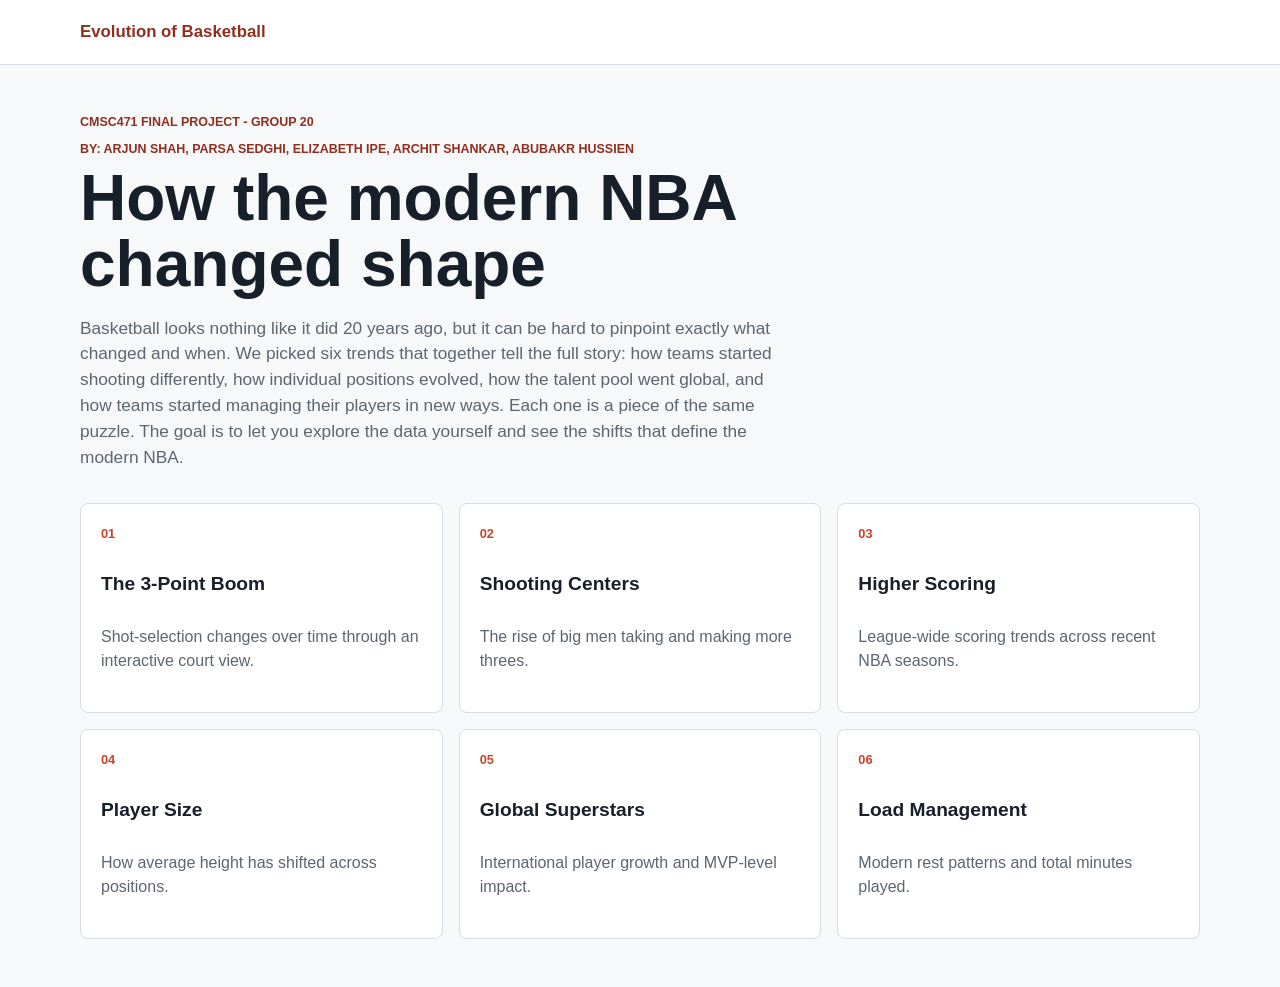
<file: index.html>
<!DOCTYPE html>
<html lang="en">
<head>
  <meta charset="UTF-8">
  <meta name="viewport" content="width=device-width, initial-scale=1.0">
  <title>Evolution of Basketball</title>
  <link rel="stylesheet" href="styles/main.css">
</head>
<body>
  <header class="site-header">
    <nav class="nav-shell" aria-label="Main navigation">
      <a class="brand" href="index.html">Evolution of Basketball</a>
    </nav>
  </header>

  <main class="home-shell">
    <section class="intro">
      <p class="eyebrow">CMSC471 Final Project - Group 20</p>
      <p class="eyebrow"> By: Arjun Shah, Parsa Sedghi, Elizabeth Ipe, Archit Shankar, Abubakr Hussien</p>
      <h1>How the modern NBA changed shape</h1>
      <p>
        Basketball looks nothing like it did 20 years ago, but it can be hard to pinpoint exactly what changed and when.
        We picked six trends that together tell the full story: how teams started shooting differently, how individual positions evolved, how the talent pool went global, and how teams started managing their players in new ways.
        Each one is a piece of the same puzzle. The goal is to let you explore the data yourself and see the shifts that define the modern NBA.
      </p>
    </section>

    <section class="viz-grid" aria-label="Project visualizations">
      <a class="viz-card" href="visualizations/three-point-boom.html">
        <span>01</span>
        <h2>The 3-Point Boom</h2>
        <p>Shot-selection changes over time through an interactive court view.</p>
      </a>

      <a class="viz-card" href="visualizations/shooting-centers.html">
        <span>02</span>
        <h2>Shooting Centers</h2>
        <p>The rise of big men taking and making more threes.</p>
      </a>

      <a class="viz-card" href="visualizations/higher-scoring.html">
        <span>03</span>
        <h2>Higher Scoring</h2>
        <p>League-wide scoring trends across recent NBA seasons.</p>
      </a>

      <a class="viz-card" href="visualizations/player-size.html">
        <span>04</span>
        <h2>Player Size</h2>
        <p>How average height has shifted across positions.</p>
      </a>

      <a class="viz-card" href="visualizations/global-superstars.html">
        <span>05</span>
        <h2>Global Superstars</h2>
        <p>International player growth and MVP-level impact.</p>
      </a>

      <a class="viz-card" href="visualizations/load-management.html">
        <span>06</span>
        <h2>Load Management</h2>
        <p>Modern rest patterns and total minutes played.</p>
      </a>
    </section>
  </main>
</body>
</html>
</file>
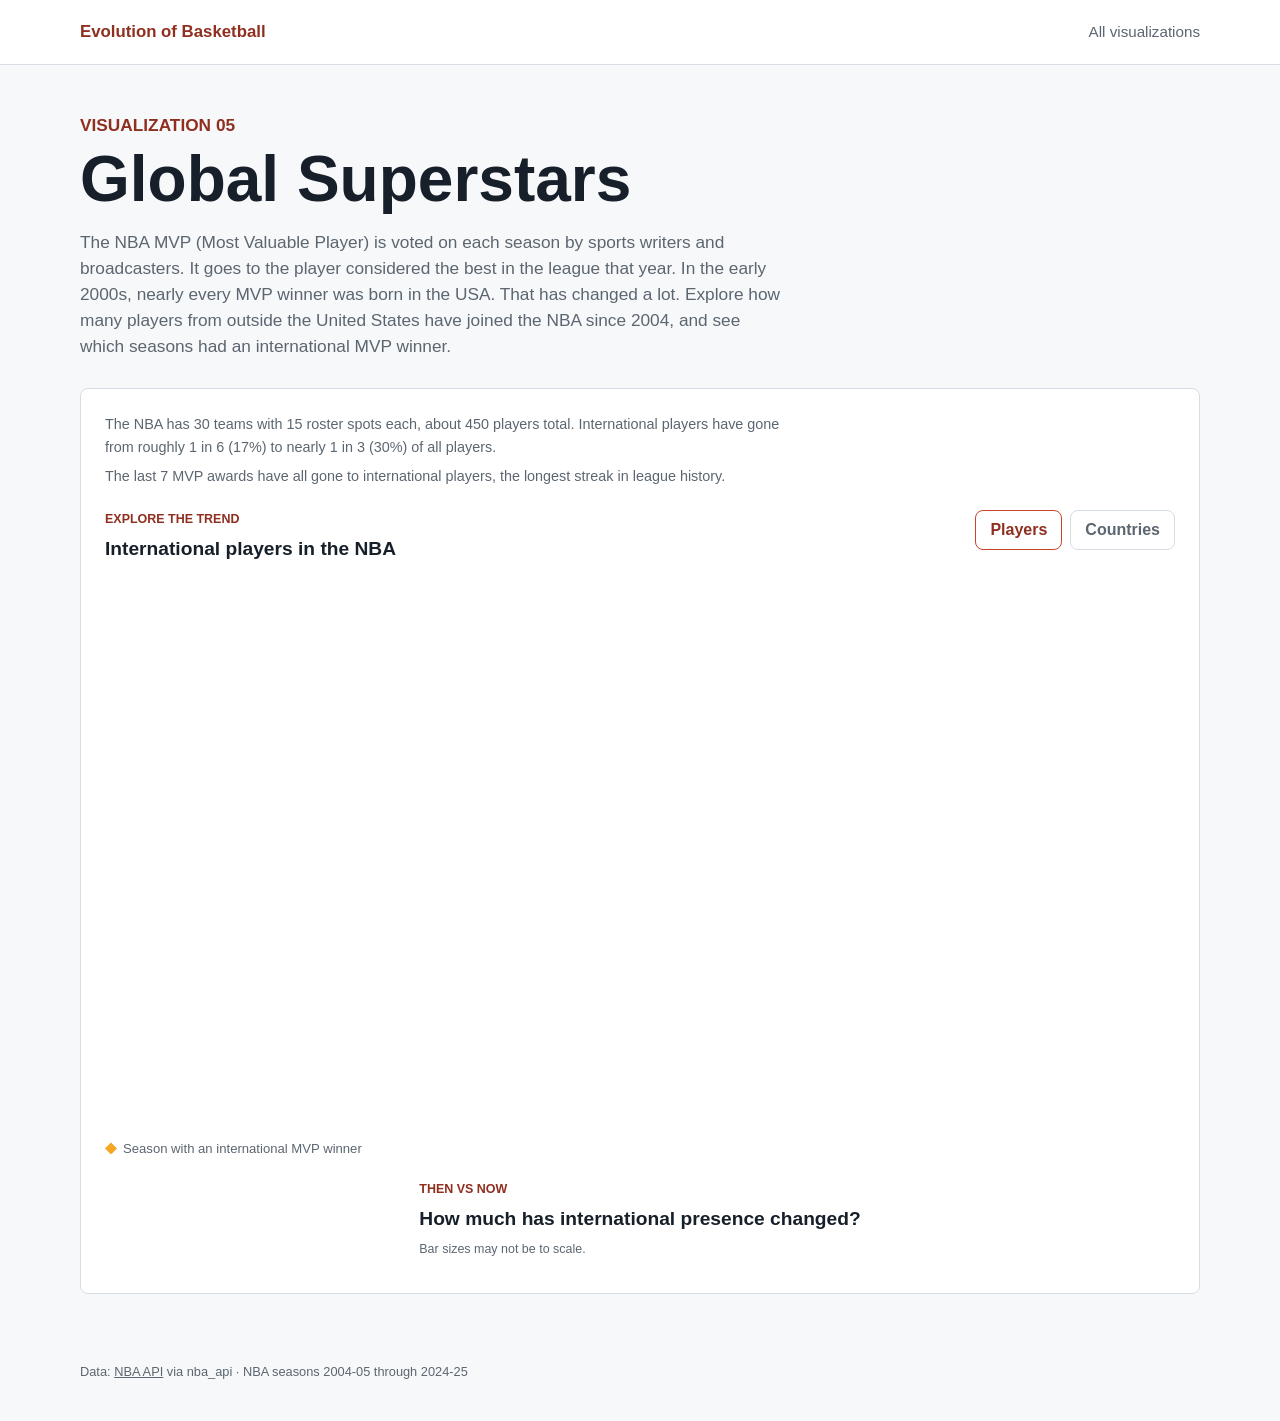
<file: visualizations/global-superstars.html>
<!DOCTYPE html>
<html lang="en">
<head>
  <meta charset="UTF-8">
  <meta name="viewport" content="width=device-width, initial-scale=1.0">
  <title>Global Superstars | Evolution of Basketball</title>
  <link rel="stylesheet" href="../styles/main.css">
  <link rel="stylesheet" href="../styles/global-superstars.css">
</head>
<body>
  <header class="site-header">
    <nav class="nav-shell" aria-label="Main navigation">
      <a class="brand" href="../index.html">Evolution of Basketball</a>
      <a class="back-link" href="../index.html">All visualizations</a>
    </nav>
  </header>

  <main class="viz-shell">
    <section class="viz-heading">
      <p class="eyebrow">Visualization 05</p>
      <h1>Global Superstars</h1>
      <p>The NBA MVP (Most Valuable Player) is voted on each season by sports writers and broadcasters. It goes to the player considered the best in the league that year. In the early 2000s, nearly every MVP winner was born in the USA. That has changed a lot. Explore how many players from outside the United States have joined the NBA since 2004, and see which seasons had an international MVP winner.</p>
    </section>

    <section class="viz-layout gs-layout">
      <div class="viz-stage gs-stage">

        <div class="gs-facts">
          <p class="gs-context-note">The NBA has 30 teams with 15 roster spots each, about 450 players total. International players have gone from roughly 1 in 6 (17%) to nearly 1 in 3 (30%) of all players.</p>
          <p class="gs-context-note">The last 7 MVP awards have all gone to international players, the longest streak in league history.</p>
        </div>

        <section class="chart-panel" aria-label="Interactive international players chart">
          <div class="chart-toolbar">
            <div>
              <p class="eyebrow">Explore the trend</p>
              <h2 data-metric-name>International players in the NBA</h2>
            </div>

            <div class="metric-controls" role="tablist" aria-label="International players metric">
              <button class="metric-button is-active" type="button" data-metric="intl_players">Players</button>
              <button class="metric-button" type="button" data-metric="countries">Countries</button>
            </div>
          </div>

          <div class="chart-wrap">
            <svg class="line-chart" data-gs-chart viewBox="0 0 860 430" role="img" aria-labelledby="gs-chart-title gs-chart-desc">
              <title id="gs-chart-title">International players in the NBA by season</title>
              <desc id="gs-chart-desc">Line chart showing international player count from 2004-05 through 2024-25.</desc>
            </svg>
            <div class="chart-tooltip" data-chart-tooltip hidden></div>
          </div>

          <div class="chart-legend">
            <span class="legend-item">
              <span class="legend-mvp"></span>
              Season with an international MVP winner
            </span>
          </div>
        </section>

        <section class="gs-context" aria-label="International growth context">
          <div>
            <p class="eyebrow">Then vs now</p>
            <h2>How much has international presence changed?</h2>
            <p class="chart-disclaimer">Bar sizes may not be to scale.</p>
            <div class="driver-list" data-driver-list></div>
          </div>
        </section>

      </div>
    </section>
  </main>

  <footer class="viz-credit">
    Data: <a href="https://github.com/swar/nba_api" target="_blank" rel="noopener">NBA API</a> via nba_api &middot; NBA seasons 2004-05 through 2024-25
  </footer>

  <script src="https://d3js.org/d3.v7.min.js"></script>
  <script src="../scripts/viz-page.js"></script>
  <script src="../scripts/global-superstars.js"></script>
</body>
</html>
</file>
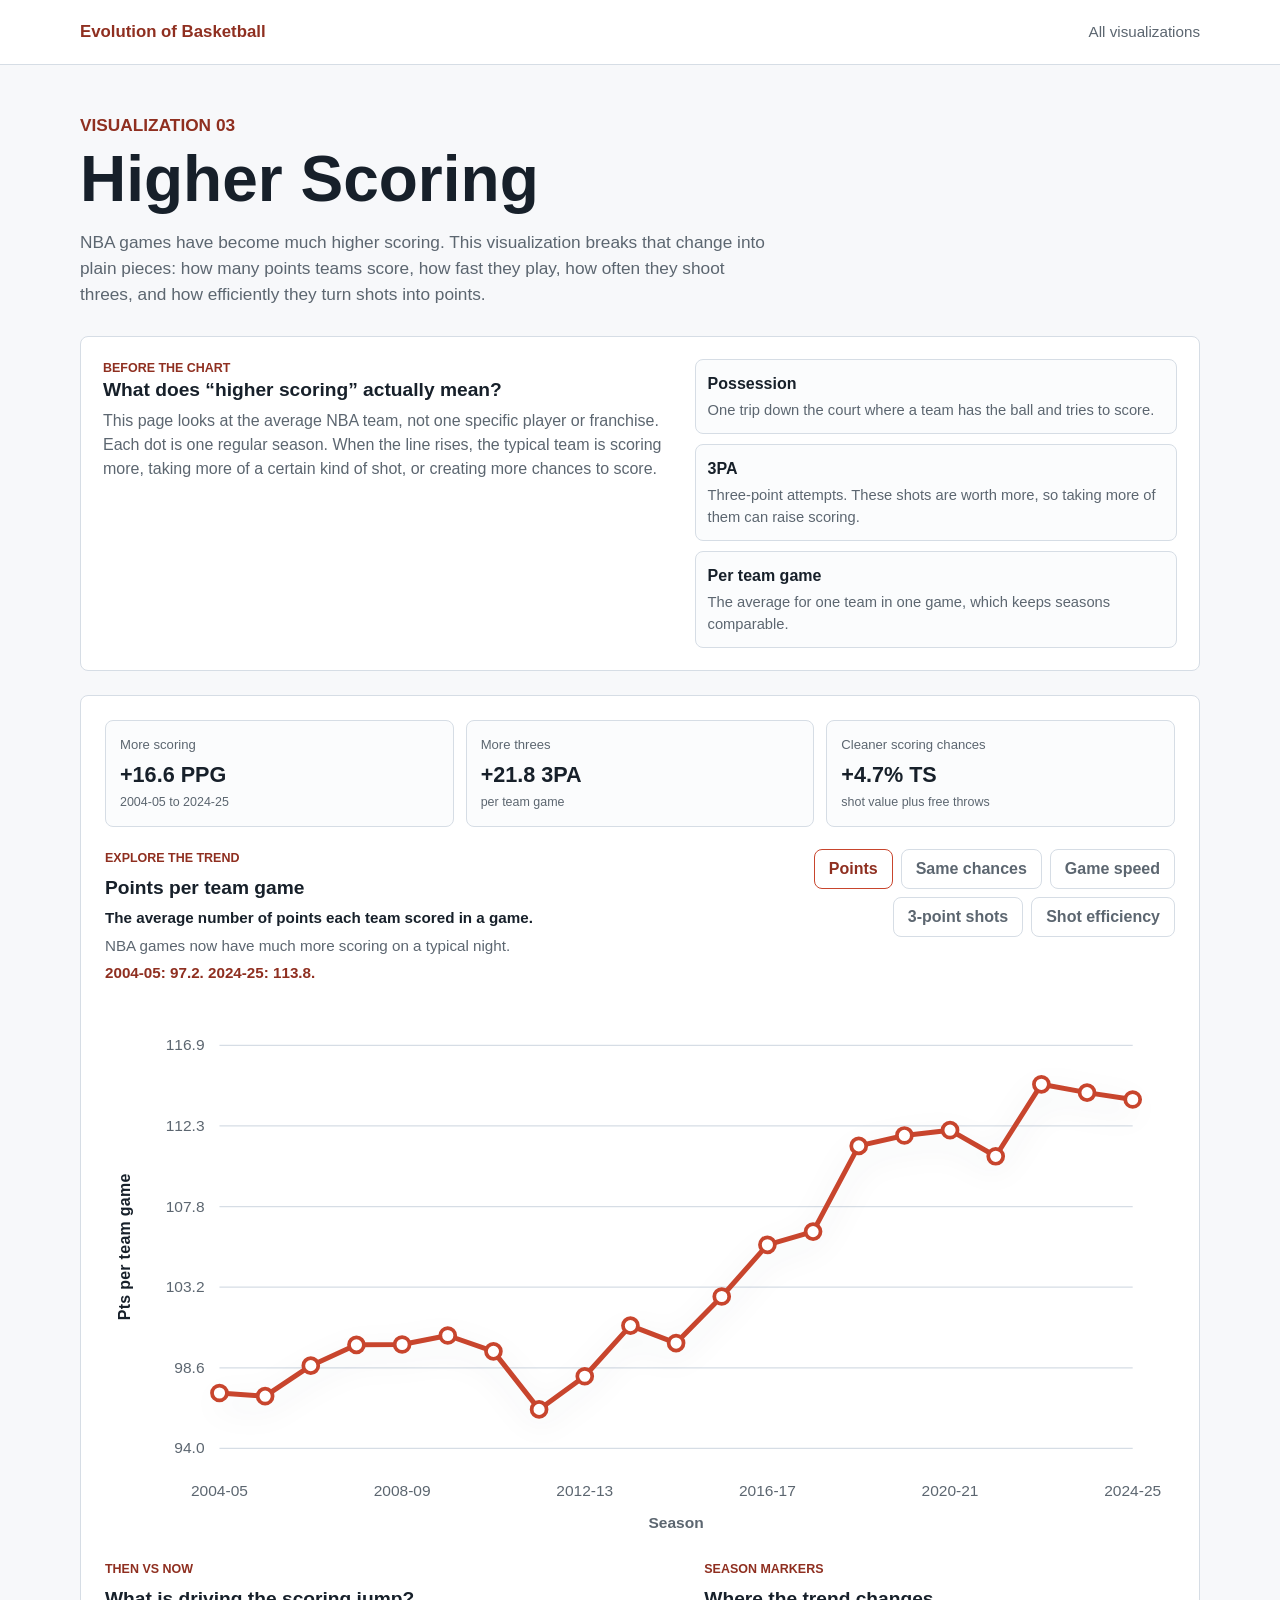
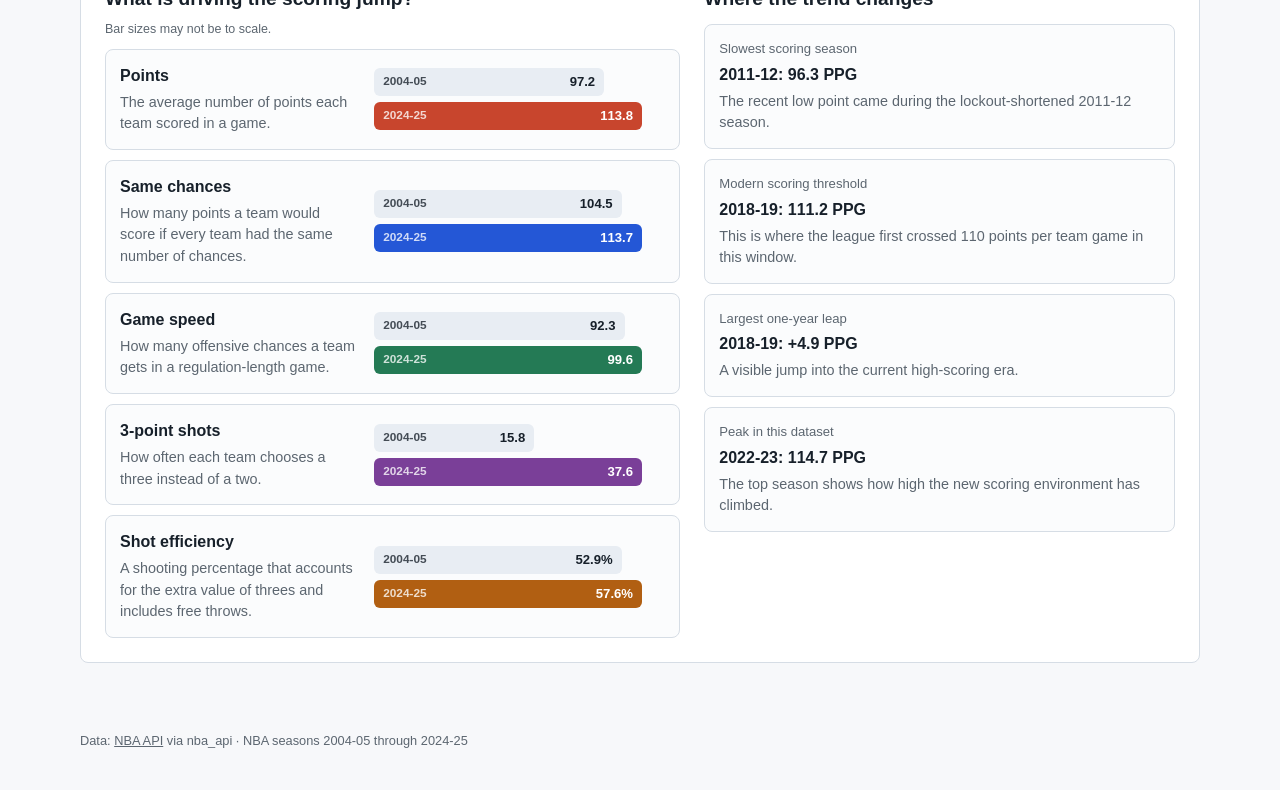
<file: visualizations/higher-scoring.html>
<!DOCTYPE html>
<html lang="en">
<head>
  <meta charset="UTF-8">
  <meta name="viewport" content="width=device-width, initial-scale=1.0">
  <title>Higher Scoring | Evolution of Basketball</title>
  <link rel="stylesheet" href="../styles/main.css">
  <link rel="stylesheet" href="../styles/higher-scoring.css">
</head>
<body>
  <header class="site-header">
    <nav class="nav-shell" aria-label="Main navigation">
      <a class="brand" href="../index.html">Evolution of Basketball</a>
      <a class="back-link" href="../index.html">All visualizations</a>
    </nav>
  </header>

  <main class="viz-shell">
    <section class="viz-heading">
      <p class="eyebrow">Visualization 03</p>
      <h1 data-viz-title>Higher Scoring</h1>
      <p data-viz-description></p>
    </section>

    <section class="scoring-intro" aria-label="How to read the Higher Scoring visualization">
      <div>
        <p class="eyebrow">Before the chart</p>
        <h2>What does “higher scoring” actually mean?</h2>
        <p>
          This page looks at the average NBA team, not one specific player or franchise.
          Each dot is one regular season. When the line rises, the typical team is scoring
          more, taking more of a certain kind of shot, or creating more chances to score.
        </p>
      </div>

      <div class="term-list" aria-label="Basketball terms used in this visualization">
        <div>
          <strong>Possession</strong>
          <span>One trip down the court where a team has the ball and tries to score.</span>
        </div>
        <div>
          <strong>3PA</strong>
          <span>Three-point attempts. These shots are worth more, so taking more of them can raise scoring.</span>
        </div>
        <div>
          <strong>Per team game</strong>
          <span>The average for one team in one game, which keeps seasons comparable.</span>
        </div>
      </div>
    </section>

    <section class="viz-layout scoring-layout">
      <div class="viz-stage scoring-stage">
        <div class="score-story" data-score-story></div>

        <section class="chart-panel" aria-label="Interactive scoring chart">
          <div class="chart-toolbar">
            <div>
              <p class="eyebrow">Explore the trend</p>
              <h2 data-metric-name>Points per team game</h2>
              <p class="metric-readout" data-metric-readout></p>
            </div>

            <div class="metric-controls" role="tablist" aria-label="Scoring metric">
              <button class="metric-button is-active" type="button" data-metric="PTS_PER_TEAM_GAME">Points</button>
              <button class="metric-button" type="button" data-metric="OFF_RATING">Same chances</button>
              <button class="metric-button" type="button" data-metric="PACE">Game speed</button>
              <button class="metric-button" type="button" data-metric="FG3A_PER_TEAM_GAME">3-point shots</button>
              <button class="metric-button" type="button" data-metric="TS_PCT">Shot efficiency</button>
            </div>
          </div>

          <div class="chart-wrap">
            <svg class="line-chart" data-scoring-chart viewBox="0 0 860 430" role="img" aria-labelledby="scoring-chart-title scoring-chart-desc">
              <title id="scoring-chart-title">NBA higher scoring trend chart</title>
              <desc id="scoring-chart-desc">Line chart showing league-wide team scoring metrics by season.</desc>
            </svg>
            <div class="chart-tooltip" data-chart-tooltip hidden></div>
          </div>
        </section>

        <section class="scoring-context" aria-label="Scoring context">
          <div>
            <p class="eyebrow">Then vs now</p>
            <h2>What is driving the scoring jump?</h2>
            <p class="chart-disclaimer">Bar sizes may not be to scale.</p>
            <div class="driver-list" data-driver-list></div>
          </div>

          <div>
            <p class="eyebrow">Season markers</p>
            <h2>Where the trend changes</h2>
            <div class="moment-list" data-moment-list></div>
          </div>
        </section>
      </div>
    </section>
  </main>

  <script src="../scripts/viz-page.js"></script>
  <script src="../scripts/higher-scoring-data.js"></script>
  <script src="../scripts/higher-scoring.js"></script>

  <footer class="viz-credit">
    Data: <a href="https://github.com/swar/nba_api" target="_blank" rel="noopener">NBA API</a> via nba_api &middot; NBA seasons 2004-05 through 2024-25
  </footer>
</body>
</html>
</file>
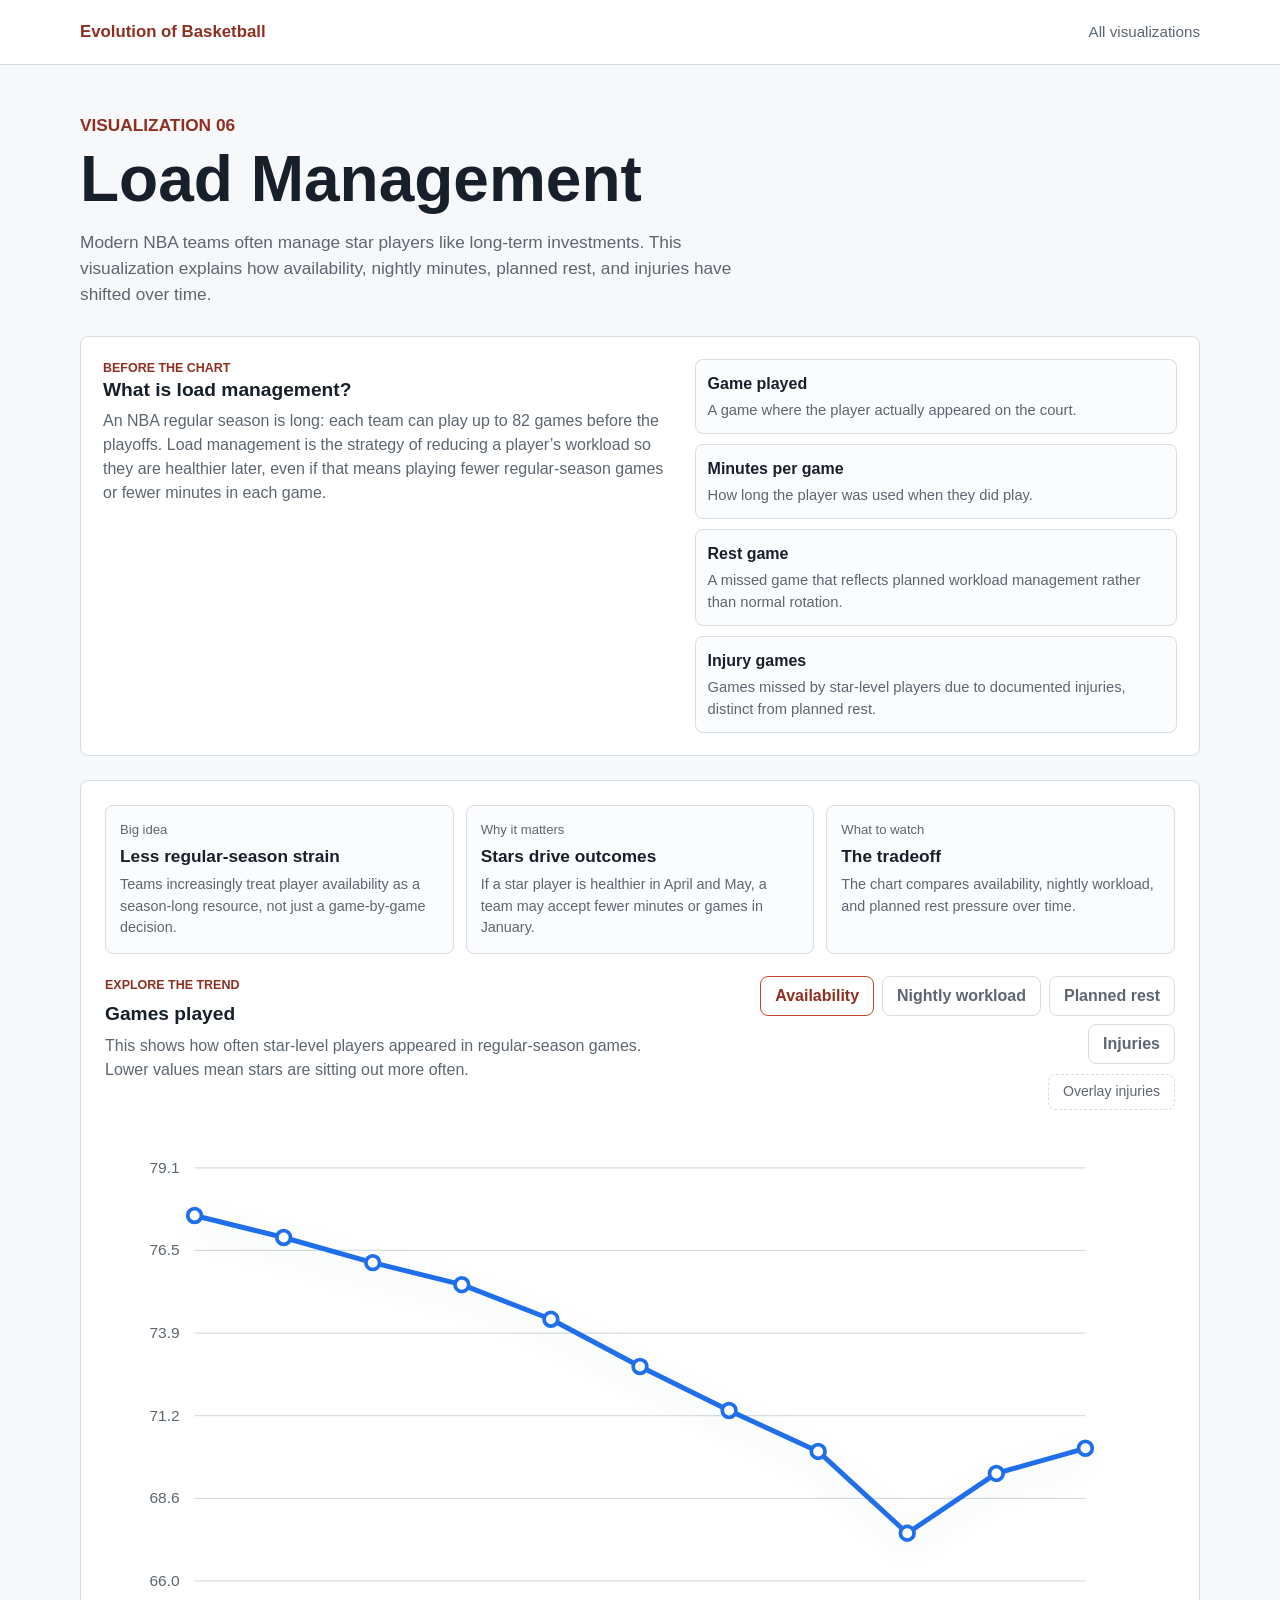
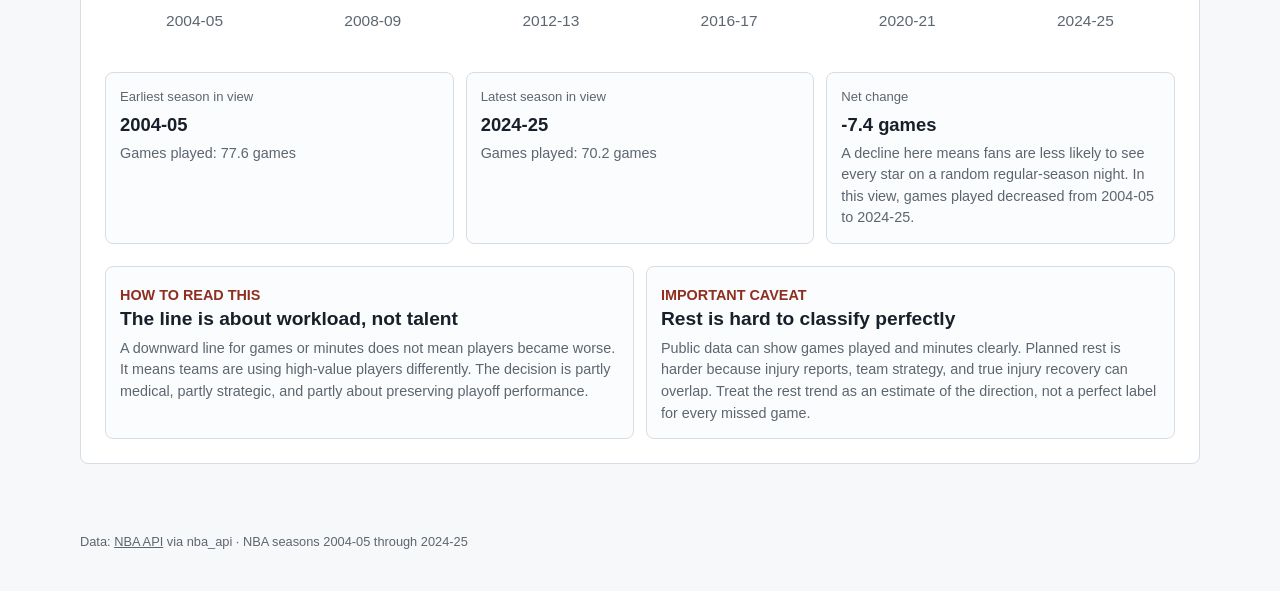
<file: visualizations/load-management.html>
<!DOCTYPE html>
<html lang="en">
<head>
  <meta charset="UTF-8">
  <meta name="viewport" content="width=device-width, initial-scale=1.0">
  <title>Load Management | Evolution of Basketball</title>
  <link rel="stylesheet" href="../styles/main.css">
  <link rel="stylesheet" href="../styles/load-management.css">
</head>
<body>
  <header class="site-header">
    <nav class="nav-shell" aria-label="Main navigation">
      <a class="brand" href="../index.html">Evolution of Basketball</a>
      <a class="back-link" href="../index.html">All visualizations</a>
    </nav>
  </header>

  <main class="viz-shell">
    <section class="viz-heading">
      <p class="eyebrow">Visualization 06</p>
      <h1 data-viz-title>Load Management</h1>
      <p data-viz-description></p>
    </section>

    <section class="load-intro" aria-label="Load management explanation">
      <div>
        <p class="eyebrow">Before the chart</p>
        <h2>What is load management?</h2>
        <p>
          An NBA regular season is long: each team can play up to 82 games before the playoffs.
          Load management is the strategy of reducing a player’s workload so they are healthier
          later, even if that means playing fewer regular-season games or fewer minutes in each game.
        </p>
      </div>

      <div class="term-list" aria-label="Load management terms">
        <div>
          <strong>Game played</strong>
          <span>A game where the player actually appeared on the court.</span>
        </div>
        <div>
          <strong>Minutes per game</strong>
          <span>How long the player was used when they did play.</span>
        </div>
        <div>
          <strong>Rest game</strong>
          <span>A missed game that reflects planned workload management rather than normal rotation.</span>
        </div>
        <div>
          <strong>Injury games</strong>
          <span>Games missed by star-level players due to documented injuries, distinct from planned rest.</span>
        </div>
      </div>
    </section>

    <section class="viz-layout load-layout">
      <div class="viz-stage load-stage">
        <section class="load-overview" aria-label="Load management overview">
          <article>
            <span>Big idea</span>
            <strong>Less regular-season strain</strong>
            <p>Teams increasingly treat player availability as a season-long resource, not just a game-by-game decision.</p>
          </article>
          <article>
            <span>Why it matters</span>
            <strong>Stars drive outcomes</strong>
            <p>If a star player is healthier in April and May, a team may accept fewer minutes or games in January.</p>
          </article>
          <article>
            <span>What to watch</span>
            <strong>The tradeoff</strong>
            <p>The chart compares availability, nightly workload, and planned rest pressure over time.</p>
          </article>
        </section>

        <section class="load-chart-panel" aria-label="Interactive load management chart">
          <div class="chart-toolbar">
            <div>
              <p class="eyebrow">Explore the trend</p>
              <h2 data-load-metric-title>Games played</h2>
              <p class="metric-note" data-load-description></p>
            </div>

            <div class="chart-controls-right">
              <div class="metric-controls" role="tablist" aria-label="Load management metric">
                <button class="metric-button is-active" type="button" data-load-metric="avgGamesPlayed">Availability</button>
                <button class="metric-button" type="button" data-load-metric="avgMinutesPerGame">Nightly workload</button>
                <button class="metric-button" type="button" data-load-metric="restGamesPerStar">Planned rest</button>
                <button class="metric-button" type="button" data-load-metric="injuriesPerStar">Injuries</button>
              </div>
              <div class="overlay-control">
                <button class="overlay-button" type="button" data-load-overlay aria-pressed="false">Overlay injuries</button>
              </div>
            </div>
          </div>

          <div class="load-chart-wrap">
            <svg class="line-chart" data-load-chart viewBox="0 0 860 420" role="img" aria-labelledby="load-chart-title load-chart-desc">
              <title id="load-chart-title">NBA load management trends</title>
              <desc id="load-chart-desc">Line chart showing changes in games played and rest patterns for high-minute players over time.</desc>
            </svg>
            <div class="chart-tooltip" data-load-tooltip hidden></div>
          </div>
        </section>

        <section class="load-insights" aria-label="Load management summary">
          <article>
            <span>Earliest season in view</span>
            <strong data-load-first-season></strong>
            <p data-load-first-value></p>
          </article>
          <article>
            <span>Latest season in view</span>
            <strong data-load-last-season></strong>
            <p data-load-last-value></p>
          </article>
          <article>
            <span>Net change</span>
            <strong data-load-delta></strong>
            <p data-load-context></p>
          </article>
        </section>

        <section class="load-context" aria-label="Load management takeaways">
          <div>
            <p class="eyebrow">How to read this</p>
            <h2>The line is about workload, not talent</h2>
            <p>
              A downward line for games or minutes does not mean players became worse.
              It means teams are using high-value players differently. The decision is
              partly medical, partly strategic, and partly about preserving playoff performance.
            </p>
          </div>

          <div>
            <p class="eyebrow">Important caveat</p>
            <h2>Rest is hard to classify perfectly</h2>
            <p>
              Public data can show games played and minutes clearly. Planned rest is harder
              because injury reports, team strategy, and true injury recovery can overlap.
              Treat the rest trend as an estimate of the direction, not a perfect label for every missed game.
            </p>
          </div>
        </section>
      </div>
    </section>
  </main>

  <script src="../scripts/viz-page.js"></script>
  <script src="../scripts/load-management.js"></script>

  <footer class="viz-credit">
    Data: <a href="https://github.com/swar/nba_api" target="_blank" rel="noopener">NBA API</a> via nba_api &middot; NBA seasons 2004-05 through 2024-25
  </footer>
</body>
</html>
</file>
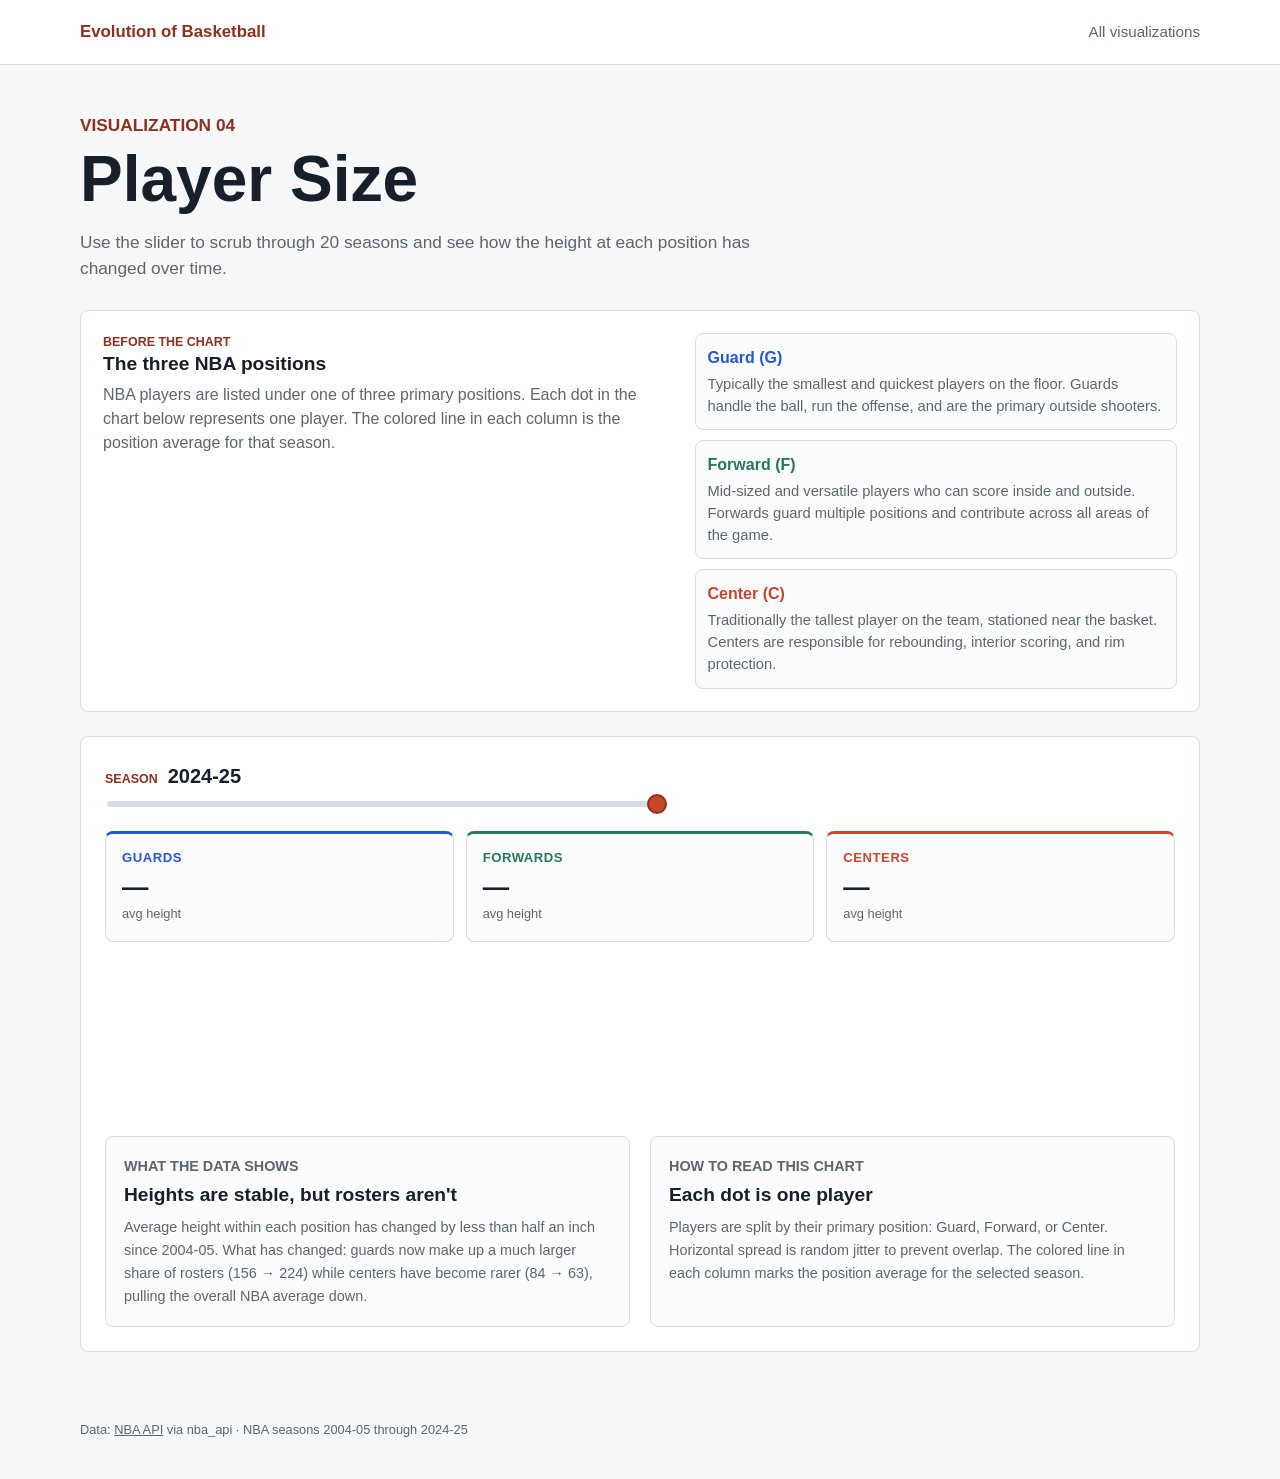
<file: visualizations/player-size.html>
<!DOCTYPE html>
<html lang="en">
<head>
  <meta charset="UTF-8">
  <meta name="viewport" content="width=device-width, initial-scale=1.0">
  <title>Player Size | Evolution of Basketball</title>
  <link rel="stylesheet" href="../styles/main.css">
  <link rel="stylesheet" href="../styles/player-size.css">
</head>
<body>
  <header class="site-header">
    <nav class="nav-shell" aria-label="Main navigation">
      <a class="brand" href="../index.html">Evolution of Basketball</a>
      <a class="back-link" href="../index.html">All visualizations</a>
    </nav>
  </header>

  <main class="viz-shell">
    <section class="viz-heading">
      <p class="eyebrow">Visualization 04</p>
      <h1>Player Size</h1>
      <p>Use the slider to scrub through 20 seasons and see how the height at each position has changed over time.</p>
    </section>

    <section class="ps-intro" aria-label="Position definitions">
      <div>
        <p class="eyebrow">Before the chart</p>
        <h2>The three NBA positions</h2>
        <p>NBA players are listed under one of three primary positions. Each dot in the chart below represents one player. The colored line in each column is the position average for that season.</p>
      </div>

      <div class="ps-term-list" aria-label="Position definitions">
        <div>
          <strong style="color: #2457d6">Guard (G)</strong>
          <span>Typically the smallest and quickest players on the floor. Guards handle the ball, run the offense, and are the primary outside shooters.</span>
        </div>
        <div>
          <strong style="color: #247a55">Forward (F)</strong>
          <span>Mid-sized and versatile players who can score inside and outside. Forwards guard multiple positions and contribute across all areas of the game.</span>
        </div>
        <div>
          <strong style="color: #c8452d">Center (C)</strong>
          <span>Traditionally the tallest player on the team, stationed near the basket. Centers are responsible for rebounding, interior scoring, and rim protection.</span>
        </div>
      </div>
    </section>

    <section class="viz-layout ps-layout">
      <div class="viz-stage ps-stage">

        <div class="ps-controls">
          <div class="ps-season-row">
            <span class="eyebrow">Season</span>
            <span class="season-label">2024-25</span>
          </div>
          <input
            id="size-slider"
            class="ps-slider"
            type="range"
            min="0"
            max="20"
            value="20"
            aria-label="Select NBA season"
          >
        </div>

        <div class="ps-stat-cards">
          <article class="ps-stat-card" style="--card-color: #2457d6">
            <h3>Guards</h3>
            <strong data-stat="G">—</strong>
            <p>avg height</p>
            <small data-count="G"></small>
          </article>
          <article class="ps-stat-card" style="--card-color: #247a55">
            <h3>Forwards</h3>
            <strong data-stat="F">—</strong>
            <p>avg height</p>
            <small data-count="F"></small>
          </article>
          <article class="ps-stat-card" style="--card-color: #c8452d">
            <h3>Centers</h3>
            <strong data-stat="C">—</strong>
            <p>avg height</p>
            <small data-count="C"></small>
          </article>
        </div>

        <div class="ps-chart-wrap">
          <svg id="size-svg" role="img" aria-label="NBA player height distribution by position and season"></svg>
          <div id="size-tooltip" class="ps-tooltip" role="tooltip"></div>
        </div>

        <section class="ps-context" aria-label="Player size context">
          <div class="ps-insight">
            <p class="eyebrow">What the data shows</p>
            <h2>Heights are stable, but rosters aren't</h2>
            <p>Average height within each position has changed by less than half an inch since 2004-05. What has changed: guards now make up a much larger share of rosters (156 → 224) while centers have become rarer (84 → 63), pulling the overall NBA average down.</p>
          </div>
          <div class="ps-insight">
            <p class="eyebrow">How to read this chart</p>
            <h2>Each dot is one player</h2>
            <p>Players are split by their primary position: Guard, Forward, or Center. Horizontal spread is random jitter to prevent overlap. The colored line in each column marks the position average for the selected season.</p>
          </div>
        </section>

      </div>
    </section>
  </main>

  <footer class="viz-credit">
    Data: <a href="https://github.com/swar/nba_api" target="_blank" rel="noopener">NBA API</a> via nba_api &middot; NBA seasons 2004-05 through 2024-25
  </footer>

  <script src="https://d3js.org/d3.v7.min.js"></script>
  <script src="../scripts/viz-page.js"></script>
  <script src="../scripts/player-size.js"></script>
</body>
</html>
</file>
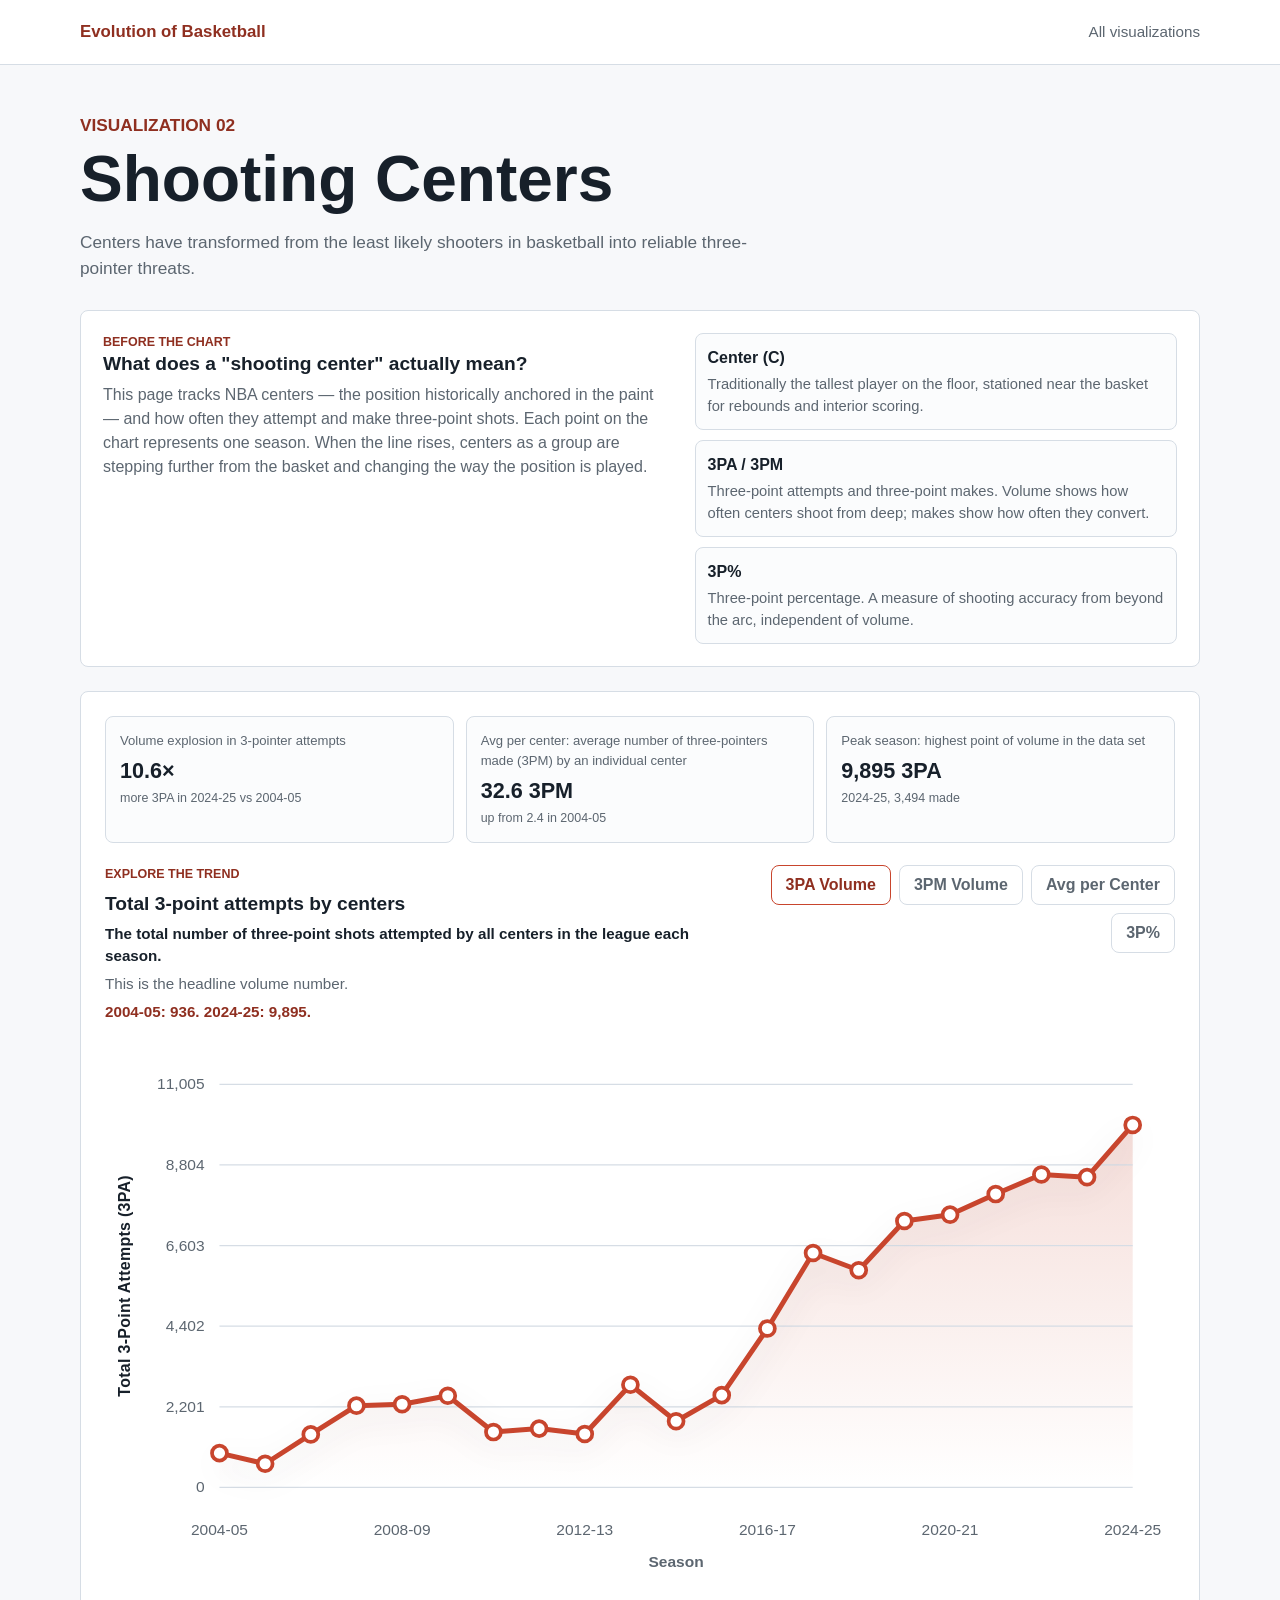
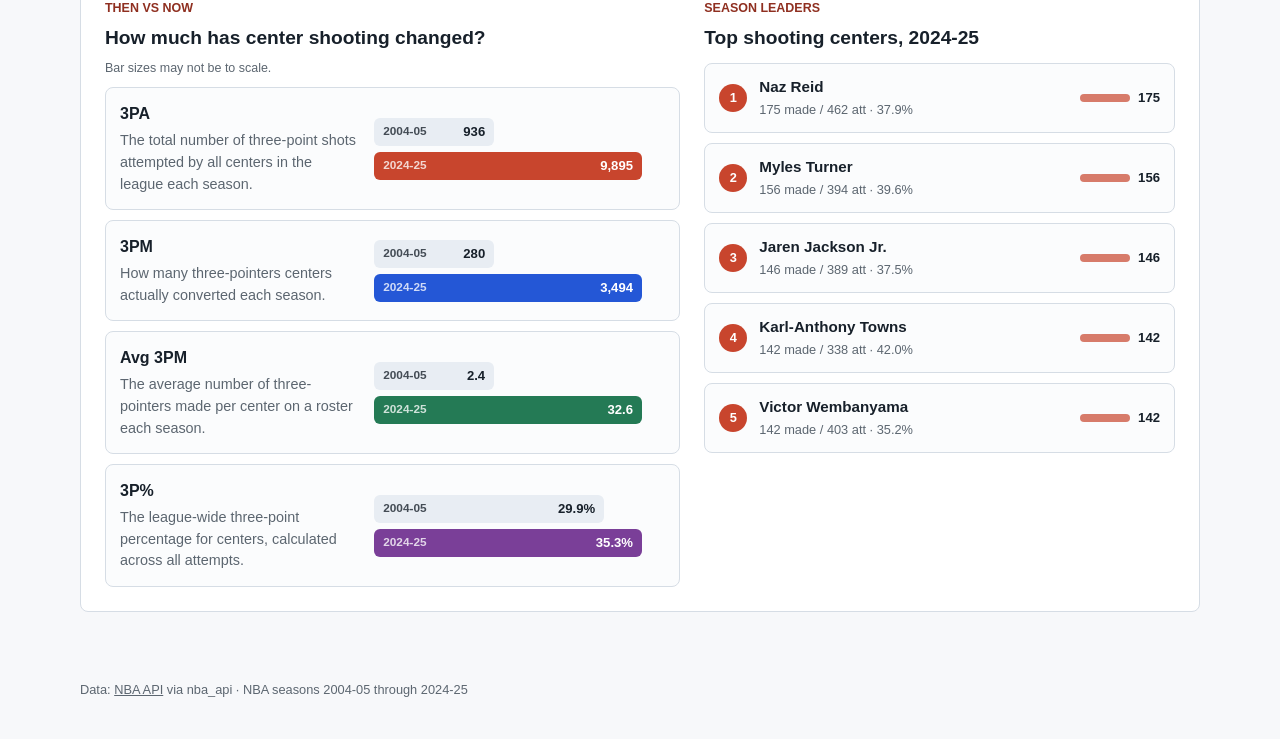
<file: visualizations/shooting-centers.html>
<!DOCTYPE html>
<html lang="en">
<head>
  <meta charset="UTF-8">
  <meta name="viewport" content="width=device-width, initial-scale=1.0">
  <title>Shooting Centers | Evolution of Basketball</title>
  <link rel="stylesheet" href="../styles/main.css">
  <link rel="stylesheet" href="../styles/shooting-centers.css">
</head>
<body>
  <header class="site-header">
    <nav class="nav-shell" aria-label="Main navigation">
      <a class="brand" href="../index.html">Evolution of Basketball</a>
      <a class="back-link" href="../index.html">All visualizations</a>
    </nav>
  </header>

  <main class="viz-shell">
    <section class="viz-heading">
      <p class="eyebrow">Visualization 02</p>
      <h1>Shooting Centers</h1>
      <p>Centers have transformed from the least likely shooters in basketball into reliable three-pointer threats.</p>
    </section>

    <section class="scoring-intro" aria-label="How to read the Shooting Centers visualization">
      <div>
        <p class="eyebrow">Before the chart</p>
        <h2>What does a "shooting center" actually mean?</h2>
        <p>
          This page tracks NBA centers — the position historically anchored in the paint — and
          how often they attempt and make three-point shots. Each point on the chart represents
          one season. When the line rises, centers as a group are stepping further from the
          basket and changing the way the position is played.
        </p>
      </div>

      <div class="term-list" aria-label="Basketball terms used in this visualization">
        <div>
          <strong>Center (C)</strong>
          <span>Traditionally the tallest player on the floor, stationed near the basket for rebounds and interior scoring.</span>
        </div>
        <div>
          <strong>3PA / 3PM</strong>
          <span>Three-point attempts and three-point makes. Volume shows how often centers shoot from deep; makes show how often they convert.</span>
        </div>
        <div>
          <strong>3P%</strong>
          <span>Three-point percentage. A measure of shooting accuracy from beyond the arc, independent of volume.</span>
        </div>
      </div>
    </section>

    <section class="viz-layout sc-layout">
      <div class="viz-stage sc-stage">

        <div class="sc-story" data-sc-story></div>

        <section class="chart-panel" aria-label="Interactive center shooting chart">
          <div class="chart-toolbar">
            <div>
              <p class="eyebrow">Explore the trend</p>
              <h2 data-metric-name>Total 3-point attempts by centers</h2>
              <p class="metric-readout" data-metric-readout></p>
            </div>

            <div class="metric-controls" role="tablist" aria-label="Center shooting metric">
              <button class="metric-button is-active" type="button" data-metric="total_fg3a">3PA Volume</button>
              <button class="metric-button" type="button" data-metric="total_fg3m">3PM Volume</button>
              <button class="metric-button" type="button" data-metric="avg_fg3m">Avg per Center</button>
              <button class="metric-button" type="button" data-metric="fg3_pct">3P%</button>
            </div>
          </div>

          <div class="chart-wrap">
            <svg class="line-chart" data-sc-chart viewBox="0 0 860 430" role="img" aria-labelledby="sc-chart-title sc-chart-desc">
              <title id="sc-chart-title">NBA center 3-point shooting trend chart</title>
              <desc id="sc-chart-desc">Line chart showing center 3-point shooting metrics by season.</desc>
            </svg>
            <div class="chart-tooltip" data-chart-tooltip hidden></div>
          </div>
        </section>

        <section class="sc-context" aria-label="Center shooting context">
          <div>
            <p class="eyebrow">Then vs now</p>
            <h2>How much has center shooting changed?</h2>
            <p class="chart-disclaimer">Bar sizes may not be to scale.</p>
            <div class="driver-list" data-driver-list></div>
          </div>

          <div>
            <p class="eyebrow">Season leaders</p>
            <h2>Top shooting centers, 2024-25</h2>
            <div class="leader-list" data-leader-list></div>
          </div>
        </section>

      </div>
    </section>
  </main>

  <script src="../scripts/viz-page.js"></script>
  <script src="../scripts/shooting-centers-data.js"></script>
  <script src="../scripts/shooting-centers.js"></script>

  <footer class="viz-credit">
    Data: <a href="https://github.com/swar/nba_api" target="_blank" rel="noopener">NBA API</a> via nba_api &middot; NBA seasons 2004-05 through 2024-25
  </footer>
</body>
</html>
</file>
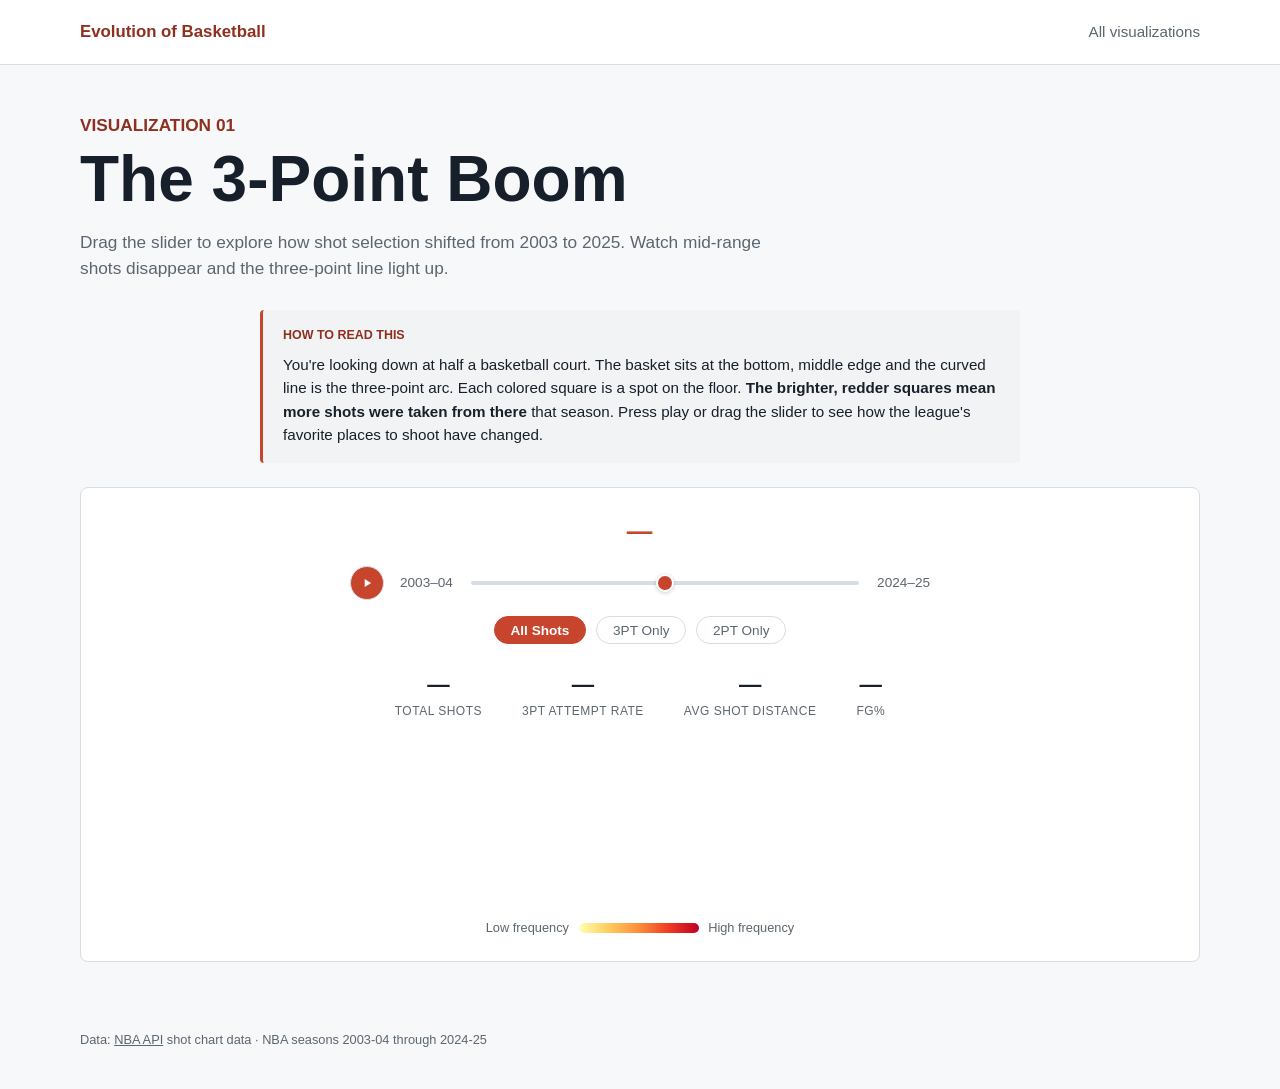
<file: visualizations/three-point-boom.html>
<!DOCTYPE html>
<html lang="en">
<head>
  <meta charset="UTF-8">
  <meta name="viewport" content="width=device-width, initial-scale=1.0">
  <title>The 3-Point Boom | Evolution of Basketball</title>
  <link rel="stylesheet" href="../styles/main.css">
  <link rel="stylesheet" href="../styles/three-point-boom.css">
</head>
<body>
  <header class="site-header">
    <nav class="nav-shell" aria-label="Main navigation">
      <a class="brand" href="../index.html">Evolution of Basketball</a>
      <a class="back-link" href="../index.html">All visualizations</a>
    </nav>
  </header>

  <main class="viz-shell">
    <section class="viz-heading">
      <p class="eyebrow">Visualization 01</p>
      <h1>The 3-Point Boom</h1>
      <p>Drag the slider to explore how shot selection shifted from 2003 to 2025. Watch mid-range shots disappear and the three-point line light up.</p>
    </section>

    <section class="heatmap-intro" aria-label="How to read this heatmap">
      <p class="eyebrow">How to read this</p>
      <p>You're looking down at half a basketball court. The basket sits at the bottom, middle edge and the curved line is the three-point arc. Each colored square is a spot on the floor. <strong> The brighter, redder squares mean more shots were taken from there</strong> that season. Press play or drag the slider to see how the league's favorite places to shoot have changed.</p>
    </section>

    <div id="heatmap-container">
      <div class="controls">
        <div class="season-label">—</div>
        <div class="slider-row">
          <button id="play-btn" class="play-btn" aria-label="Play animation">
            <svg class="play-icon" viewBox="0 0 24 24" width="14" height="14" aria-hidden="true">
              <path d="M8 5v14l11-7z" fill="currentColor"/>
            </svg>
            <svg class="pause-icon" viewBox="0 0 24 24" width="14" height="14" aria-hidden="true">
              <path d="M6 5h4v14H6zM14 5h4v14h-4z" fill="currentColor"/>
            </svg>
          </button>
          <span>2003–04</span>
          <input type="range" id="season-slider">
          <span>2024–25</span>
        </div>
        <div class="toggle-row">
          <button class="toggle-btn active" data-mode="all">All Shots</button>
          <button class="toggle-btn" data-mode="3pt">3PT Only</button>
          <button class="toggle-btn" data-mode="2pt">2PT Only</button>
        </div>
      </div>

      <div class="stats-bar">
        <div class="stat-item">
          <div class="stat-value" id="stat-total">—</div>
          <div class="stat-label">Total Shots</div>
        </div>
        <div class="stat-item">
          <div class="stat-value" id="stat-3pt">—</div>
          <div class="stat-label">3PT Attempt Rate</div>
        </div>
        <div class="stat-item">
          <div class="stat-value" id="stat-dist">—</div>
          <div class="stat-label">Avg Shot Distance</div>
        </div>
        <div class="stat-item">
          <div class="stat-value" id="stat-fg">—</div>
          <div class="stat-label">FG%</div>
        </div>
      </div>

      <svg id="court-svg"></svg>

      <div class="legend">
        <span>Low frequency</span>
        <div class="legend-gradient"></div>
        <span>High frequency</span>
      </div>
    </div>
  </main>

  <div class="tooltip" id="tooltip"></div>

  <script src="https://d3js.org/d3.v7.min.js"></script>
  <script src="../scripts/three-point-boom.js"></script>

  <footer class="viz-credit">
    Data: <a href="https://github.com/swar/nba_api" target="_blank" rel="noopener">NBA API</a> shot chart data &middot; NBA seasons 2003-04 through 2024-25
  </footer>
</body>
</html>
</file>
<file: styles/main.css>
:root {
  color-scheme: light;
  --ink: #17202a;
  --muted: #5c6670;
  --line: #d6dde5;
  --paper: #f7f8fa;
  --surface: #ffffff;
  --accent: #c8452d;
  --accent-dark: #8f2f20;
  --court: #f1b65b;
  --focus: #2457d6;
}

* {
  box-sizing: border-box;
}

body {
  margin: 0;
  min-height: 100vh;
  background: var(--paper);
  color: var(--ink);
  font-family: Arial, Helvetica, sans-serif;
  line-height: 1.5;
}

a {
  color: inherit;
}

p {
  color: var(--muted);
}

h1 {
  margin: 0;
  font-size: clamp(2.1rem, 5vw, 4.25rem);
  line-height: 1.03;
}

h2 {
  margin: 0;
  font-size: 1.2rem;
  line-height: 1.2;
}

.site-header {
  border-bottom: 1px solid var(--line);
  background: var(--surface);
}

.nav-shell {
  display: flex;
  align-items: center;
  justify-content: space-between;
  width: min(1120px, calc(100% - 32px));
  min-height: 64px;
  margin: 0 auto;
}

.brand {
  color: var(--accent-dark);
  font-size: 1.05rem;
  font-weight: 700;
  text-decoration: none;
}

.back-link {
  color: var(--muted);
  font-size: 0.95rem;
  text-decoration: none;
}

.back-link:hover,
.brand:hover {
  text-decoration: underline;
}

.brand:focus-visible,
.back-link:focus-visible,
.viz-card:focus-visible {
  outline: 3px solid var(--focus);
  outline-offset: 3px;
}

.home-shell,
.viz-shell {
  width: min(1120px, calc(100% - 32px));
  margin: 0 auto;
  padding: 48px 0;
}

.intro {
  max-width: 760px;
  margin-bottom: 32px;
}

.intro p:last-child,
.viz-heading p {
  max-width: 700px;
  font-size: 1.08rem;
}

.eyebrow {
  margin: 0 0 8px;
  color: var(--accent-dark);
  font-size: 0.78rem;
  font-weight: 700;
  letter-spacing: 0;
  text-transform: uppercase;
}

.chart-disclaimer {
  margin: -4px 0 10px;
  font-size: 0.78rem;
  color: var(--muted);
}

.viz-grid {
  display: grid;
  grid-template-columns: repeat(3, minmax(0, 1fr));
  gap: 16px;
}

.viz-card {
  display: grid;
  gap: 10px;
  min-height: 210px;
  padding: 20px;
  border: 1px solid var(--line);
  border-radius: 8px;
  background: var(--surface);
  text-decoration: none;
  transition: border-color 160ms ease, transform 160ms ease;
}

.viz-card:hover,
.viz-card:focus-visible {
  border-color: var(--accent);
  transform: translateY(-2px);
}

.viz-card span {
  color: var(--accent);
  font-size: 0.8rem;
  font-weight: 700;
}

.viz-card p {
  margin: 0;
}

.viz-heading {
  margin-bottom: 28px;
}

.viz-layout {
  display: grid;
  grid-template-columns: minmax(0, 1fr) 280px;
  gap: 24px;
  align-items: start;
}

.viz-stage,
.data-panel {
  border: 1px solid var(--line);
  border-radius: 8px;
  background: var(--surface);
}

.viz-stage {
  min-height: 440px;
  padding: 24px;
}

.placeholder-chart {
  display: grid;
  place-items: center;
  min-height: 360px;
  border: 2px dashed var(--line);
  border-radius: 8px;
  background:
    linear-gradient(90deg, transparent 49%, rgba(23, 32, 42, 0.08) 50%, transparent 51%),
    linear-gradient(var(--court), #f6cf8d);
  color: var(--ink);
  text-align: center;
}

.placeholder-chart strong {
  display: block;
  margin-bottom: 6px;
  font-size: 1.15rem;
}

.placeholder-chart p {
  max-width: 420px;
  margin: 0;
}

.data-panel {
  padding: 18px;
}

.data-panel h2 {
  margin-bottom: 12px;
}

.data-list {
  display: grid;
  gap: 10px;
  margin: 0;
  padding: 0;
  list-style: none;
}

.data-list li {
  padding-bottom: 10px;
  border-bottom: 1px solid var(--line);
  color: var(--muted);
  font-size: 0.92rem;
}

.data-list li:last-child {
  padding-bottom: 0;
  border-bottom: 0;
}

.team-names {
  margin: 10px 0 0;
  font-size: 0.9rem;
  color: var(--muted);
}

.viz-credit {
  width: min(1120px, calc(100% - 32px));
  margin: 0 auto;
  padding: 20px 0 40px;
  color: var(--muted);
  font-size: 0.8rem;
}

.viz-credit a {
  color: var(--muted);
  text-decoration: underline;
}

@media (max-width: 760px) {
  .home-shell,
  .viz-shell {
    padding: 32px 0;
  }

  .viz-grid {
    grid-template-columns: repeat(2, minmax(0, 1fr));
  }

  .viz-layout {
    grid-template-columns: 1fr;
  }

  .viz-stage {
    min-height: 340px;
  }

  .placeholder-chart {
    min-height: 280px;
  }
}
</file>
<file: styles/global-superstars.css>
.gs-layout {
  grid-template-columns: 1fr;
}

.gs-stage {
  display: grid;
  gap: 22px;
}


.chart-panel {
  display: grid;
  gap: 18px;
}

.chart-toolbar {
  display: grid;
  grid-template-columns: minmax(0, 1fr) auto;
  gap: 18px;
  align-items: start;
}

.chart-toolbar h2 {
  margin-bottom: 8px;
}

.metric-controls {
  display: flex;
  flex-wrap: wrap;
  justify-content: flex-end;
  gap: 8px;
  max-width: 420px;
}

.metric-button {
  min-height: 40px;
  padding: 0 14px;
  border: 1px solid var(--line);
  border-radius: 8px;
  background: var(--surface);
  color: var(--muted);
  cursor: pointer;
  font: inherit;
  font-weight: 700;
  white-space: nowrap;
}

.metric-button:hover,
.metric-button:focus-visible,
.metric-button.is-active {
  border-color: var(--accent);
  color: var(--accent-dark);
}

.metric-button:focus-visible {
  outline: 3px solid var(--focus);
  outline-offset: 2px;
}

.metric-readout {
  display: grid;
  gap: 5px;
  max-width: 650px;
  margin: 0;
  font-size: 0.95rem;
}

.metric-readout strong,
.metric-readout span,
.metric-readout em {
  display: block;
}

.metric-readout strong {
  color: var(--ink);
  font-style: normal;
}

.metric-readout em {
  color: var(--accent-dark);
  font-style: normal;
  font-weight: 700;
}

.chart-wrap {
  position: relative;
  min-height: 360px;
}

.line-chart {
  display: block;
  width: 100%;
  height: auto;
  min-height: 320px;
}

.chart-grid line {
  stroke: var(--line);
  stroke-width: 1;
}

.chart-grid text,
.chart-axis text {
  fill: var(--muted);
  font-size: 0.78rem;
}

.chart-axis-title {
  fill: var(--ink);
  font-size: 0.8rem;
  font-weight: 700;
}

.chart-axis-title--y {
  letter-spacing: 0.02em;
}

.chart-line {
  filter: drop-shadow(0 8px 12px rgba(23, 32, 42, 0.12));
}

.chart-points circle:hover,
.chart-points circle:focus {
  r: 7;
}

.chart-points polygon {
  cursor: pointer;
}

.chart-tooltip {
  position: absolute;
  top: 0;
  left: 0;
  z-index: 2;
  display: grid;
  gap: 2px;
  width: max-content;
  max-width: 230px;
  padding: 10px 12px;
  border: 1px solid var(--line);
  border-radius: 8px;
  background: var(--ink);
  color: var(--surface);
  font-size: 0.85rem;
  pointer-events: none;
}

.chart-tooltip[hidden] {
  display: none;
}

.chart-tooltip span {
  color: rgba(255, 255, 255, 0.78);
}

.chart-tooltip .tooltip-mvp {
  color: #f5a623;
  font-weight: 700;
}

.chart-legend {
  display: flex;
  gap: 16px;
  font-size: 0.82rem;
  color: var(--muted);
}

.legend-item {
  display: flex;
  align-items: center;
  gap: 6px;
}

.legend-mvp {
  display: inline-block;
  width: 12px;
  height: 12px;
  background: #f5a623;
  clip-path: polygon(50% 0%, 100% 50%, 50% 100%, 0% 50%);
}

.gs-context {
  max-width: 680px;
  margin: 0 auto;
}

.gs-context h2 {
  margin-bottom: 14px;
}

.gs-facts {
  display: grid;
  gap: 6px;
  max-width: 700px;
}

.gs-context-note {
  margin: 0;
  font-size: 0.9rem;
  color: var(--muted);
  line-height: 1.6;
}

.driver-list {
  display: grid;
  gap: 10px;
}

.driver-row {
  display: grid;
  grid-template-columns: minmax(180px, 0.9fr) minmax(220px, 1.1fr);
  gap: 16px;
  padding: 14px;
  border: 1px solid var(--line);
  border-radius: 8px;
  background: #fbfcfd;
  align-items: center;
}

.driver-row h3 {
  margin: 0 0 4px;
  font-size: 1rem;
}

.driver-row p {
  margin: 0;
  font-size: 0.9rem;
}

.driver-bars {
  display: grid;
  gap: 6px;
  min-width: 0;
}

.driver-bars span {
  display: flex;
  align-items: center;
  justify-content: space-between;
  min-width: 160px;
  max-width: 100%;
  min-height: 28px;
  padding: 0 9px;
  border-radius: 6px;
  background: #e8edf3;
  color: var(--ink);
  font-size: 0.82rem;
  font-weight: 700;
}

.driver-bars .is-latest {
  background: var(--bar-color, var(--accent));
  color: #ffffff;
}

.driver-bars b {
  margin-right: 10px;
  font-size: 0.74rem;
  font-weight: 700;
  opacity: 0.78;
}

.gs-tooltip-hint {
  padding: 18px;
  border: 1px solid var(--line);
  border-radius: 8px;
  background: #fbfcfd;
}

.gs-tooltip-hint p {
  margin: 6px 0 0;
  font-size: 0.9rem;
  color: var(--muted);
  line-height: 1.6;
}

@media (max-width: 760px) {
  .gs-story {
    grid-template-columns: 1fr;
  }

  .chart-toolbar,
  .driver-row {
    grid-template-columns: 1fr;
  }

  .metric-controls {
    justify-content: flex-start;
    max-width: none;
  }

  .metric-button {
    flex: 1 1 120px;
  }

  .driver-bars span {
    min-width: 0;
  }
}
</file>
<file: styles/higher-scoring.css>
.scoring-intro {
  display: grid;
  grid-template-columns: minmax(0, 1fr) minmax(320px, 0.85fr);
  gap: 24px;
  align-items: start;
  margin-bottom: 24px;
  padding: 22px;
  border: 1px solid var(--line);
  border-radius: 8px;
  background: var(--surface);
}

.scoring-intro h2 {
  margin-bottom: 8px;
}

.scoring-intro p {
  margin: 0;
  max-width: 700px;
}

.term-list {
  display: grid;
  gap: 10px;
}

.term-list div {
  padding: 12px;
  border: 1px solid var(--line);
  border-radius: 8px;
  background: #fbfcfd;
}

.term-list strong,
.term-list span {
  display: block;
}

.term-list strong {
  margin-bottom: 3px;
  color: var(--ink);
}

.term-list span {
  color: var(--muted);
  font-size: 0.92rem;
}

.scoring-layout {
  grid-template-columns: 1fr;
}

.scoring-stage {
  display: grid;
  gap: 22px;
}

.chart-panel {
  display: grid;
  gap: 18px;
}

.chart-toolbar {
  display: grid;
  grid-template-columns: minmax(0, 1fr) auto;
  gap: 18px;
  align-items: start;
}

.chart-toolbar h2 {
  margin-bottom: 8px;
}

.metric-controls {
  display: flex;
  flex-wrap: wrap;
  justify-content: flex-end;
  gap: 8px;
  max-width: 420px;
}

.metric-button {
  min-height: 40px;
  padding: 0 14px;
  border: 1px solid var(--line);
  border-radius: 8px;
  background: var(--surface);
  color: var(--muted);
  cursor: pointer;
  font: inherit;
  font-weight: 700;
  white-space: nowrap;
}

.metric-button:hover,
.metric-button:focus-visible,
.metric-button.is-active {
  border-color: var(--accent);
  color: var(--accent-dark);
}

.metric-button:focus-visible {
  outline: 3px solid var(--focus);
  outline-offset: 2px;
}

.metric-readout {
  display: grid;
  gap: 5px;
  max-width: 650px;
  margin: 0;
  font-size: 0.95rem;
}

.metric-readout strong,
.metric-readout span,
.metric-readout em {
  display: block;
}

.metric-readout strong {
  color: var(--ink);
  font-style: normal;
}

.metric-readout em {
  color: var(--accent-dark);
  font-style: normal;
  font-weight: 700;
}

.chart-wrap {
  position: relative;
  min-height: 360px;
}

.line-chart {
  display: block;
  width: 100%;
  height: auto;
  min-height: 320px;
}

.chart-grid line {
  stroke: var(--line);
  stroke-width: 1;
}

.chart-grid text,
.chart-axis text {
  fill: var(--muted);
  font-size: 0.78rem;
}

.chart-axis-title {
  fill: var(--ink);
  font-size: 0.8rem;
  font-weight: 700;
}

.chart-axis-title--y {
  letter-spacing: 0.02em;
}

.chart-line {
  filter: drop-shadow(0 8px 12px rgba(23, 32, 42, 0.12));
}

.chart-points circle {
  cursor: pointer;
}

.chart-points circle:hover,
.chart-points circle:focus {
  r: 8;
}

.chart-tooltip {
  position: absolute;
  top: 0;
  left: 0;
  z-index: 2;
  display: grid;
  gap: 2px;
  width: max-content;
  max-width: 210px;
  padding: 10px 12px;
  border: 1px solid var(--line);
  border-radius: 8px;
  background: var(--ink);
  color: var(--surface);
  font-size: 0.85rem;
  pointer-events: none;
}

.chart-tooltip[hidden] {
  display: none;
}

.chart-tooltip span {
  color: rgba(255, 255, 255, 0.78);
}

.score-story {
  display: grid;
  grid-template-columns: repeat(3, minmax(0, 1fr));
  gap: 12px;
}

.score-story div {
  padding: 14px;
  border: 1px solid var(--line);
  border-radius: 8px;
  background: #fbfcfd;
}

.score-story span {
  display: block;
  color: var(--muted);
  font-size: 0.82rem;
}

.score-story strong {
  display: block;
  margin-top: 4px;
  color: var(--ink);
  font-size: 1.35rem;
}

.score-story small {
  display: block;
  margin-top: 2px;
  color: var(--muted);
  font-size: 0.78rem;
}

.scoring-context {
  display: grid;
  grid-template-columns: minmax(0, 1.1fr) minmax(280px, 0.9fr);
  gap: 24px;
  align-items: start;
}

.scoring-context h2 {
  margin-bottom: 14px;
}

.driver-list,
.moment-list {
  display: grid;
  gap: 10px;
}

.driver-row,
.moment-list article {
  border: 1px solid var(--line);
  border-radius: 8px;
  background: #fbfcfd;
}

.driver-row {
  display: grid;
  grid-template-columns: minmax(180px, 0.9fr) minmax(220px, 1.1fr);
  gap: 16px;
  padding: 14px;
  align-items: center;
}

.driver-row h3 {
  margin: 0 0 4px;
  font-size: 1rem;
}

.driver-row p {
  margin: 0;
  font-size: 0.9rem;
}

.driver-bars {
  display: grid;
  gap: 6px;
  min-width: 0;
}

.driver-bars span {
  display: flex;
  align-items: center;
  justify-content: space-between;
  min-width: 160px;
  max-width: 100%;
  min-height: 28px;
  padding: 0 9px;
  border-radius: 6px;
  background: #e8edf3;
  color: var(--ink);
  font-size: 0.82rem;
  font-weight: 700;
}

.driver-bars .is-latest {
  background: var(--bar-color, var(--accent));
  color: #ffffff;
}

.driver-bars b {
  margin-right: 10px;
  font-size: 0.74rem;
  font-weight: 700;
  opacity: 0.78;
}

.moment-list article {
  padding: 14px;
}

.moment-list span {
  display: block;
  color: var(--muted);
  font-size: 0.82rem;
}

.moment-list strong {
  display: block;
  margin-top: 4px;
  color: var(--ink);
  font-size: 1rem;
}

.moment-list p {
  margin: 4px 0 0;
  font-size: 0.9rem;
}

@media (max-width: 760px) {
  .score-story {
    grid-template-columns: 1fr;
  }

  .chart-toolbar,
  .scoring-intro,
  .scoring-context,
  .driver-row {
    grid-template-columns: 1fr;
  }

  .metric-controls {
    justify-content: flex-start;
    max-width: none;
  }

  .metric-button {
    flex: 1 1 140px;
  }

  .driver-bars span {
    min-width: 0;
  }
}
</file>
<file: styles/load-management.css>
.load-intro {
  display: grid;
  grid-template-columns: minmax(0, 1fr) minmax(320px, 0.85fr);
  gap: 24px;
  align-items: start;
  margin-bottom: 24px;
  padding: 22px;
  border: 1px solid var(--line);
  border-radius: 8px;
  background: var(--surface);
}

.load-intro h2 {
  margin-bottom: 8px;
}

.load-intro p {
  margin: 0;
  max-width: 720px;
}

.term-list {
  display: grid;
  gap: 10px;
}

.term-list div {
  padding: 12px;
  border: 1px solid var(--line);
  border-radius: 8px;
  background: #fbfcfd;
}

.term-list strong,
.term-list span {
  display: block;
}

.term-list strong {
  margin-bottom: 3px;
  color: var(--ink);
}

.term-list span {
  color: var(--muted);
  font-size: 0.92rem;
}

.load-layout {
  grid-template-columns: 1fr;
}

.load-stage {
  display: grid;
  gap: 22px;
}

.load-overview,
.load-insights {
  display: grid;
  grid-template-columns: repeat(3, minmax(0, 1fr));
  gap: 12px;
}

.load-overview article,
.load-insights article,
.load-context > div {
  padding: 14px;
  border: 1px solid var(--line);
  border-radius: 8px;
  background: #fbfcfd;
}

.load-overview span,
.load-insights span {
  display: block;
  color: var(--muted);
  font-size: 0.82rem;
}

.load-overview strong,
.load-insights strong {
  display: block;
  margin-top: 4px;
  color: var(--ink);
}

.load-overview strong {
  font-size: 1.08rem;
}

.load-insights strong {
  font-size: 1.15rem;
}

.load-overview p,
.load-insights p,
.load-context p {
  margin: 4px 0 0;
  font-size: 0.9rem;
}

.load-chart-panel {
  display: grid;
  gap: 18px;
}

.chart-toolbar {
  display: grid;
  grid-template-columns: minmax(0, 1fr) auto;
  gap: 18px;
  align-items: start;
}

.chart-toolbar h2 {
  margin-bottom: 8px;
}

.chart-controls-right {
  display: flex;
  flex-direction: column;
  align-items: flex-end;
  gap: 10px;
}

.metric-controls {
  display: flex;
  flex-wrap: wrap;
  justify-content: flex-end;
  gap: 8px;
  max-width: 480px;
}

.overlay-control {
  display: flex;
  justify-content: flex-end;
}

.overlay-button {
  min-height: 36px;
  padding: 0 14px;
  border: 1px dashed var(--line);
  border-radius: 8px;
  background: var(--surface);
  color: var(--muted);
  cursor: pointer;
  font: inherit;
  font-size: 0.88rem;
  white-space: nowrap;
}

.overlay-button[aria-pressed="true"] {
  border-color: #d97706;
  border-style: solid;
  color: #92400e;
  background: #fef3c7;
}

.overlay-button:hover:not(:disabled),
.overlay-button:focus-visible:not(:disabled) {
  border-color: #d97706;
  border-style: solid;
  color: #92400e;
}

.overlay-button:focus-visible {
  outline: 3px solid var(--focus);
  outline-offset: 2px;
}

.overlay-button:disabled {
  opacity: 0.35;
  cursor: not-allowed;
}

.metric-button {
  min-height: 40px;
  padding: 0 14px;
  border: 1px solid var(--line);
  border-radius: 8px;
  background: var(--surface);
  color: var(--muted);
  cursor: pointer;
  font: inherit;
  font-weight: 700;
  white-space: nowrap;
}

.metric-button:hover,
.metric-button:focus-visible,
.metric-button.is-active {
  border-color: var(--accent);
  color: var(--accent-dark);
}

.metric-button:focus-visible {
  outline: 3px solid var(--focus);
  outline-offset: 2px;
}

.metric-note {
  max-width: 650px;
  margin: 0;
  color: var(--muted);
}

.load-chart-wrap {
  position: relative;
  min-height: 360px;
}

.line-chart {
  display: block;
  width: 100%;
  height: auto;
  min-height: 320px;
}

.chart-grid line {
  stroke: var(--line);
  stroke-width: 1;
}

.chart-grid text,
.chart-axis text {
  fill: var(--muted);
  font-size: 0.78rem;
}

.chart-axis-right text {
  fill: #d97706;
  font-size: 0.78rem;
}

.chart-axis-right-label {
  font-size: 0.72rem;
  font-weight: 700;
}

.chart-legend-text {
  fill: var(--ink);
  font-size: 0.8rem;
}

.chart-line {
  filter: drop-shadow(0 8px 12px rgba(23, 32, 42, 0.12));
}

.chart-point {
  cursor: pointer;
}

.chart-point:hover,
.chart-point:focus {
  r: 7;
}

.chart-tooltip {
  position: absolute;
  top: 0;
  left: 0;
  z-index: 2;
  display: grid;
  gap: 2px;
  width: max-content;
  max-width: 230px;
  padding: 10px 12px;
  border: 1px solid var(--line);
  border-radius: 8px;
  background: var(--ink);
  color: var(--surface);
  font-size: 0.85rem;
  pointer-events: none;
}

.chart-tooltip[hidden] {
  display: none;
}

.chart-tooltip span {
  color: rgba(255, 255, 255, 0.78);
}

.load-context {
  display: grid;
  grid-template-columns: repeat(2, minmax(0, 1fr));
  gap: 12px;
}

.load-context h2 {
  margin-bottom: 8px;
}

@media (max-width: 760px) {
  .load-intro,
  .chart-toolbar,
  .load-context {
    grid-template-columns: 1fr;
  }

  .load-overview,
  .load-insights {
    grid-template-columns: 1fr;
  }

  .chart-controls-right {
    align-items: flex-start;
  }

  .metric-controls {
    justify-content: flex-start;
    max-width: none;
  }

  .overlay-control {
    justify-content: flex-start;
  }

  .metric-button {
    flex: 1 1 140px;
  }
}
</file>
<file: styles/player-size.css>
/* ── Position intro ─────────────────────────────────────────────── */

.ps-intro {
  display: grid;
  grid-template-columns: minmax(0, 1fr) minmax(320px, 0.85fr);
  gap: 24px;
  align-items: start;
  margin-bottom: 24px;
  padding: 22px;
  border: 1px solid var(--line);
  border-radius: 8px;
  background: var(--surface);
}

.ps-intro h2 {
  margin-bottom: 8px;
}

.ps-intro p {
  margin: 0;
}

.ps-term-list {
  display: grid;
  gap: 10px;
}

.ps-term-list div {
  padding: 12px;
  border: 1px solid var(--line);
  border-radius: 8px;
  background: #fbfcfd;
}

.ps-term-list strong,
.ps-term-list span {
  display: block;
}

.ps-term-list strong {
  margin-bottom: 3px;
  font-size: 1rem;
}

.ps-term-list span {
  color: var(--muted);
  font-size: 0.92rem;
}

@media (max-width: 760px) {
  .ps-intro {
    grid-template-columns: 1fr;
  }
}

/* ── Main layout ────────────────────────────────────────────────── */

.ps-layout {
  grid-template-columns: 1fr;
}

.ps-stage {
  display: grid;
  gap: 22px;
}

/* ── Season slider controls ─────────────────────────────────────── */

.ps-controls {
  display: grid;
  gap: 8px;
}

.ps-season-row {
  display: flex;
  align-items: baseline;
  gap: 10px;
}

.ps-season-row .eyebrow {
  margin: 0;
}

.season-label {
  font-size: 1.25rem;
  font-weight: 700;
  color: var(--ink);
}

.ps-slider {
  width: 100%;
  max-width: 560px;
  height: 6px;
  appearance: none;
  -webkit-appearance: none;
  border-radius: 3px;
  background: var(--line);
  outline: none;
  cursor: pointer;
}

.ps-slider::-webkit-slider-thumb {
  appearance: none;
  -webkit-appearance: none;
  width: 20px;
  height: 20px;
  border-radius: 50%;
  background: var(--accent);
  border: 2px solid var(--accent-dark);
  cursor: pointer;
}

.ps-slider::-moz-range-thumb {
  width: 18px;
  height: 18px;
  border-radius: 50%;
  background: var(--accent);
  border: 2px solid var(--accent-dark);
  cursor: pointer;
}

.ps-slider:focus-visible {
  outline: 3px solid var(--focus);
  outline-offset: 3px;
}

/* ── Stat cards ─────────────────────────────────────────────────── */

.ps-stat-cards {
  display: grid;
  grid-template-columns: repeat(3, minmax(0, 1fr));
  gap: 12px;
}

.ps-stat-card {
  padding: 14px 16px;
  border: 1px solid var(--line);
  border-top: 3px solid var(--card-color, var(--accent));
  border-radius: 8px;
  background: #fbfcfd;
}

.ps-stat-card h3 {
  margin: 0 0 6px;
  font-size: 0.82rem;
  font-weight: 700;
  text-transform: uppercase;
  letter-spacing: 0.04em;
  color: var(--card-color, var(--accent));
}

.ps-stat-card strong {
  display: block;
  font-size: 1.65rem;
  font-weight: 700;
  color: var(--ink);
  line-height: 1.1;
}

.ps-stat-card p {
  margin: 2px 0 0;
  font-size: 0.8rem;
  color: var(--muted);
}

.ps-stat-card small {
  display: block;
  margin-top: 4px;
  font-size: 0.78rem;
  color: var(--muted);
}

/* ── Chart ──────────────────────────────────────────────────────── */

.ps-chart-wrap {
  position: relative;
}

#size-svg {
  display: block;
  width: 100%;
  height: auto;
  overflow: visible;
}

/* Y-axis and grid lines (rendered by D3) */
#size-svg .y-axis path,
#size-svg .y-axis line {
  stroke: var(--line);
}

#size-svg .y-axis text {
  fill: var(--muted);
  font-size: 0.78rem;
}

#size-svg .grid-lines line {
  stroke: var(--line);
  stroke-width: 1;
  stroke-dasharray: 3 3;
}

#size-svg .col-dividers line {
  stroke: var(--line);
  stroke-width: 1;
}

#size-svg .pos-label {
  font-size: 0.85rem;
  font-weight: 700;
}

#size-svg .ps-axis-title {
  fill: var(--ink);
  font-size: 0.8rem;
  font-weight: 700;
}

#size-svg .ps-axis-title--y {
  letter-spacing: 0.02em;
}

/* ── Tooltip ────────────────────────────────────────────────────── */

.ps-tooltip {
  position: fixed;
  z-index: 10;
  padding: 9px 12px;
  border: 1px solid var(--line);
  border-radius: 8px;
  background: var(--ink);
  color: var(--surface);
  font-size: 0.84rem;
  line-height: 1.5;
  pointer-events: none;
  opacity: 0;
  transition: opacity 0.12s ease;
  max-width: 200px;
}

/* ── Context panels ─────────────────────────────────────────────── */

.ps-context {
  display: grid;
  grid-template-columns: repeat(2, minmax(0, 1fr));
  gap: 20px;
}

.ps-insight {
  padding: 18px;
  border: 1px solid var(--line);
  border-radius: 8px;
  background: #fbfcfd;
}

.ps-insight .eyebrow {
  margin-bottom: 4px;
}

.ps-insight h2 {
  margin-bottom: 10px;
}

.ps-insight p {
  margin: 0;
  color: var(--muted);
  font-size: 0.9rem;
  line-height: 1.6;
}

/* ── Responsive ─────────────────────────────────────────────────── */

@media (max-width: 640px) {
  .ps-stat-cards,
  .ps-context {
    grid-template-columns: 1fr;
  }
}
</file>
<file: styles/shooting-centers.css>
.scoring-intro {
  display: grid;
  grid-template-columns: minmax(0, 1fr) minmax(320px, 0.85fr);
  gap: 24px;
  align-items: start;
  margin-bottom: 24px;
  padding: 22px;
  border: 1px solid var(--line);
  border-radius: 8px;
  background: var(--surface);
}

.scoring-intro h2 {
  margin-bottom: 8px;
}

.scoring-intro p {
  margin: 0;
  max-width: 700px;
}

.term-list {
  display: grid;
  gap: 10px;
}

.term-list div {
  padding: 12px;
  border: 1px solid var(--line);
  border-radius: 8px;
  background: #fbfcfd;
}

.term-list strong,
.term-list span {
  display: block;
}

.term-list strong {
  margin-bottom: 3px;
  color: var(--ink);
}

.term-list span {
  color: var(--muted);
  font-size: 0.92rem;
}

.sc-layout {
  grid-template-columns: 1fr;
}

.sc-stage {
  display: grid;
  gap: 22px;
}

/* Story stat cards */
.sc-story {
  display: grid;
  grid-template-columns: repeat(3, minmax(0, 1fr));
  gap: 12px;
}

.sc-story div {
  padding: 14px;
  border: 1px solid var(--line);
  border-radius: 8px;
  background: #fbfcfd;
}

.sc-story span {
  display: block;
  color: var(--muted);
  font-size: 0.82rem;
}

.sc-story strong {
  display: block;
  margin-top: 4px;
  color: var(--ink);
  font-size: 1.35rem;
}

.sc-story small {
  display: block;
  margin-top: 2px;
  color: var(--muted);
  font-size: 0.78rem;
}

/* Chart panel */
.chart-panel {
  display: grid;
  gap: 18px;
}

.chart-toolbar {
  display: grid;
  grid-template-columns: minmax(0, 1fr) auto;
  gap: 18px;
  align-items: start;
}

.chart-toolbar h2 {
  margin-bottom: 8px;
}

.metric-controls {
  display: flex;
  flex-wrap: wrap;
  justify-content: flex-end;
  gap: 8px;
  max-width: 420px;
}

.metric-button {
  min-height: 40px;
  padding: 0 14px;
  border: 1px solid var(--line);
  border-radius: 8px;
  background: var(--surface);
  color: var(--muted);
  cursor: pointer;
  font: inherit;
  font-weight: 700;
  white-space: nowrap;
}

.metric-button:hover,
.metric-button:focus-visible,
.metric-button.is-active {
  border-color: var(--accent);
  color: var(--accent-dark);
}

.metric-button:focus-visible {
  outline: 3px solid var(--focus);
  outline-offset: 2px;
}

.metric-readout {
  display: grid;
  gap: 5px;
  max-width: 650px;
  margin: 0;
  font-size: 0.95rem;
}

.metric-readout strong,
.metric-readout span,
.metric-readout em {
  display: block;
}

.metric-readout strong {
  color: var(--ink);
  font-style: normal;
}

.metric-readout em {
  color: var(--accent-dark);
  font-style: normal;
  font-weight: 700;
}

.chart-wrap {
  position: relative;
  min-height: 360px;
}

.line-chart {
  display: block;
  width: 100%;
  height: auto;
  min-height: 320px;
}

.chart-grid line {
  stroke: var(--line);
  stroke-width: 1;
}

.chart-grid text,
.chart-axis text {
  fill: var(--muted);
  font-size: 0.78rem;
}

.chart-axis-title {
  fill: var(--ink);
  font-size: 0.8rem;
  font-weight: 700;
}

.chart-axis-title--y {
  letter-spacing: 0.02em;
}

.chart-line {
  filter: drop-shadow(0 8px 12px rgba(23, 32, 42, 0.12));
}

.chart-points circle {
  cursor: pointer;
}

.chart-points circle:hover,
.chart-points circle:focus {
  r: 8;
}

.chart-tooltip {
  position: absolute;
  top: 0;
  left: 0;
  z-index: 2;
  display: grid;
  gap: 2px;
  width: max-content;
  max-width: 220px;
  padding: 10px 12px;
  border: 1px solid var(--line);
  border-radius: 8px;
  background: var(--ink);
  color: var(--surface);
  font-size: 0.85rem;
  pointer-events: none;
}

.chart-tooltip[hidden] {
  display: none;
}

.chart-tooltip span {
  color: rgba(255, 255, 255, 0.78);
}

/* Context section */
.sc-context {
  display: grid;
  grid-template-columns: minmax(0, 1.1fr) minmax(280px, 0.9fr);
  gap: 24px;
  align-items: start;
}

.sc-context h2 {
  margin-bottom: 14px;
}

.driver-list,
.leader-list {
  display: grid;
  gap: 10px;
}

/* Driver bars */
.driver-row {
  display: grid;
  grid-template-columns: minmax(180px, 0.9fr) minmax(220px, 1.1fr);
  gap: 16px;
  padding: 14px;
  border: 1px solid var(--line);
  border-radius: 8px;
  background: #fbfcfd;
  align-items: center;
}

.driver-row h3 {
  margin: 0 0 4px;
  font-size: 1rem;
}

.driver-row p {
  margin: 0;
  font-size: 0.9rem;
}

.driver-bars {
  display: grid;
  gap: 6px;
  min-width: 0;
}

.driver-bars span {
  display: flex;
  align-items: center;
  justify-content: space-between;
  min-width: 120px;
  max-width: 100%;
  min-height: 28px;
  padding: 0 9px;
  border-radius: 6px;
  background: #e8edf3;
  color: var(--ink);
  font-size: 0.82rem;
  font-weight: 700;
}

.driver-bars .is-latest {
  background: var(--bar-color, var(--accent));
  color: #ffffff;
}

.driver-bars b {
  margin-right: 10px;
  font-size: 0.74rem;
  font-weight: 700;
  opacity: 0.78;
}

/* Leaders list */
.leader-row {
  display: grid;
  grid-template-columns: 28px 1fr auto;
  gap: 12px;
  align-items: center;
  padding: 12px 14px;
  border: 1px solid var(--line);
  border-radius: 8px;
  background: #fbfcfd;
}

.leader-rank {
  display: flex;
  align-items: center;
  justify-content: center;
  width: 28px;
  height: 28px;
  border-radius: 50%;
  background: var(--accent, #c8452d);
  color: #ffffff;
  font-size: 0.8rem;
  font-weight: 700;
  flex-shrink: 0;
}

.leader-info strong {
  display: block;
  font-size: 0.95rem;
  color: var(--ink);
}

.leader-info span {
  display: block;
  font-size: 0.8rem;
  color: var(--muted);
  margin-top: 2px;
}

.leader-bar-wrap {
  display: flex;
  align-items: center;
  gap: 8px;
  min-width: 80px;
}

.leader-bar {
  height: 8px;
  border-radius: 4px;
  background: var(--accent, #c8452d);
  opacity: 0.7;
  flex: 1;
  max-width: 60px;
}

.leader-bar-wrap span {
  font-size: 0.82rem;
  font-weight: 700;
  color: var(--ink);
  white-space: nowrap;
}

@media (max-width: 760px) {
  .sc-story {
    grid-template-columns: 1fr;
  }

  .scoring-intro,
  .chart-toolbar,
  .sc-context,
  .driver-row {
    grid-template-columns: 1fr;
  }

  .metric-controls {
    justify-content: flex-start;
    max-width: none;
  }

  .metric-button {
    flex: 1 1 140px;
  }

  .driver-bars span {
    min-width: 0;
  }

  .leader-row {
    grid-template-columns: 28px 1fr;
  }

  .leader-bar-wrap {
    grid-column: 2;
  }
}
</file>
<file: styles/three-point-boom.css>
.heatmap-intro {
  max-width: 760px;
  margin: 0 auto 24px;
  padding: 16px 20px;
  border-left: 3px solid var(--accent);
  background: rgba(0, 0, 0, 0.02);
  border-radius: 4px;
}

.heatmap-intro p:last-child {
  margin: 0;
  font-size: 0.95rem;
  line-height: 1.55;
  color: var(--ink);
}

#heatmap-container {
  display: flex;
  flex-direction: column;
  align-items: center;
  gap: 1.5rem;
  padding: 24px;
  border: 1px solid var(--line);
  border-radius: 8px;
  background: var(--surface);
}

.controls {
  width: 100%;
  display: flex;
  flex-direction: column;
  align-items: center;
  gap: 1rem;
}

.season-label {
  font-size: 1.6rem;
  font-weight: 700;
  color: var(--accent);
  letter-spacing: 1px;
}

.slider-row {
  display: flex;
  align-items: center;
  gap: 1rem;
  width: 100%;
  max-width: 580px;
}

.slider-row span {
  font-size: 0.85rem;
  color: var(--muted);
  white-space: nowrap;
}

#season-slider {
  flex: 1;
  -webkit-appearance: none;
  appearance: none;
  height: 4px;
  background: var(--line);
  border-radius: 2px;
  outline: none;
  cursor: pointer;
}

#season-slider::-webkit-slider-thumb {
  -webkit-appearance: none;
  appearance: none;
  width: 18px;
  height: 18px;
  border-radius: 50%;
  background: var(--accent);
  cursor: pointer;
  border: 2px solid #fff;
  box-shadow: 0 1px 4px rgba(0, 0, 0, 0.2);
  transition: transform 0.15s;
}

#season-slider::-webkit-slider-thumb:hover {
  transform: scale(1.2);
}

#season-slider::-moz-range-thumb {
  width: 18px;
  height: 18px;
  border-radius: 50%;
  background: var(--accent);
  cursor: pointer;
  border: 2px solid #fff;
}

.play-btn {
  display: inline-flex;
  align-items: center;
  justify-content: center;
  width: 34px;
  height: 34px;
  border-radius: 50%;
  border: 1px solid var(--line);
  background: var(--accent);
  color: #fff;
  cursor: pointer;
  flex-shrink: 0;
  transition: transform 0.15s, background 0.15s;
}

.play-btn:hover {
  transform: scale(1.08);
  background: var(--accent-dark, var(--accent));
}

.play-btn .pause-icon { display: none; }
.play-btn.playing .play-icon { display: none; }
.play-btn.playing .pause-icon { display: block; }

.toggle-row {
  display: flex;
  gap: 0.6rem;
}

.toggle-btn {
  padding: 0.35rem 1rem;
  border-radius: 20px;
  border: 1px solid var(--line);
  background: transparent;
  color: var(--muted);
  font-size: 0.85rem;
  font-family: inherit;
  cursor: pointer;
  transition: all 0.15s;
}

.toggle-btn.active {
  background: var(--accent);
  border-color: var(--accent);
  color: #fff;
  font-weight: 600;
}

.toggle-btn:hover:not(.active) {
  border-color: var(--accent);
  color: var(--accent-dark);
}

.stats-bar {
  display: flex;
  gap: 2.5rem;
  justify-content: center;
  flex-wrap: wrap;
}

.stat-item {
  text-align: center;
}

.stat-value {
  font-size: 1.4rem;
  font-weight: 700;
  color: var(--ink);
}

.stat-label {
  font-size: 0.75rem;
  color: var(--muted);
  text-transform: uppercase;
  letter-spacing: 0.5px;
}

#court-svg {
  display: block;
  max-width: 100%;
  height: auto;
}

.court-outline { fill: var(--court); stroke: rgba(23,32,42,0.35); stroke-width: 1.5px; }
.court-line    { fill: none; stroke: rgba(23,32,42,0.35); stroke-width: 1.2px; }
.court-arc     { fill: none; stroke: rgba(23,32,42,0.35); stroke-width: 1.2px; }
.restricted    { fill: none; stroke: rgba(23,32,42,0.35); stroke-width: 1px; stroke-dasharray: 4,3; }

.legend {
  display: flex;
  align-items: center;
  gap: 0.6rem;
  font-size: 0.8rem;
  color: var(--muted);
}

.legend-gradient {
  width: 120px;
  height: 10px;
  border-radius: 5px;
  background: linear-gradient(to right, #ffffb2, #fecc5c, #fd8d3c, #f03b20, #bd0026);
}

.tooltip {
  position: absolute;
  background: var(--ink);
  border: 1px solid var(--line);
  border-radius: 8px;
  padding: 0.6rem 0.9rem;
  font-size: 0.8rem;
  color: var(--surface);
  pointer-events: none;
  opacity: 0;
  transition: opacity 0.15s;
  z-index: 100;
  line-height: 1.6;
}

.tooltip strong {
  color: #fff;
}

@media (max-width: 640px) {
  .stats-bar {
    gap: 1.2rem;
  }

  .toggle-row {
    flex-wrap: wrap;
    justify-content: center;
  }
}
</file>
